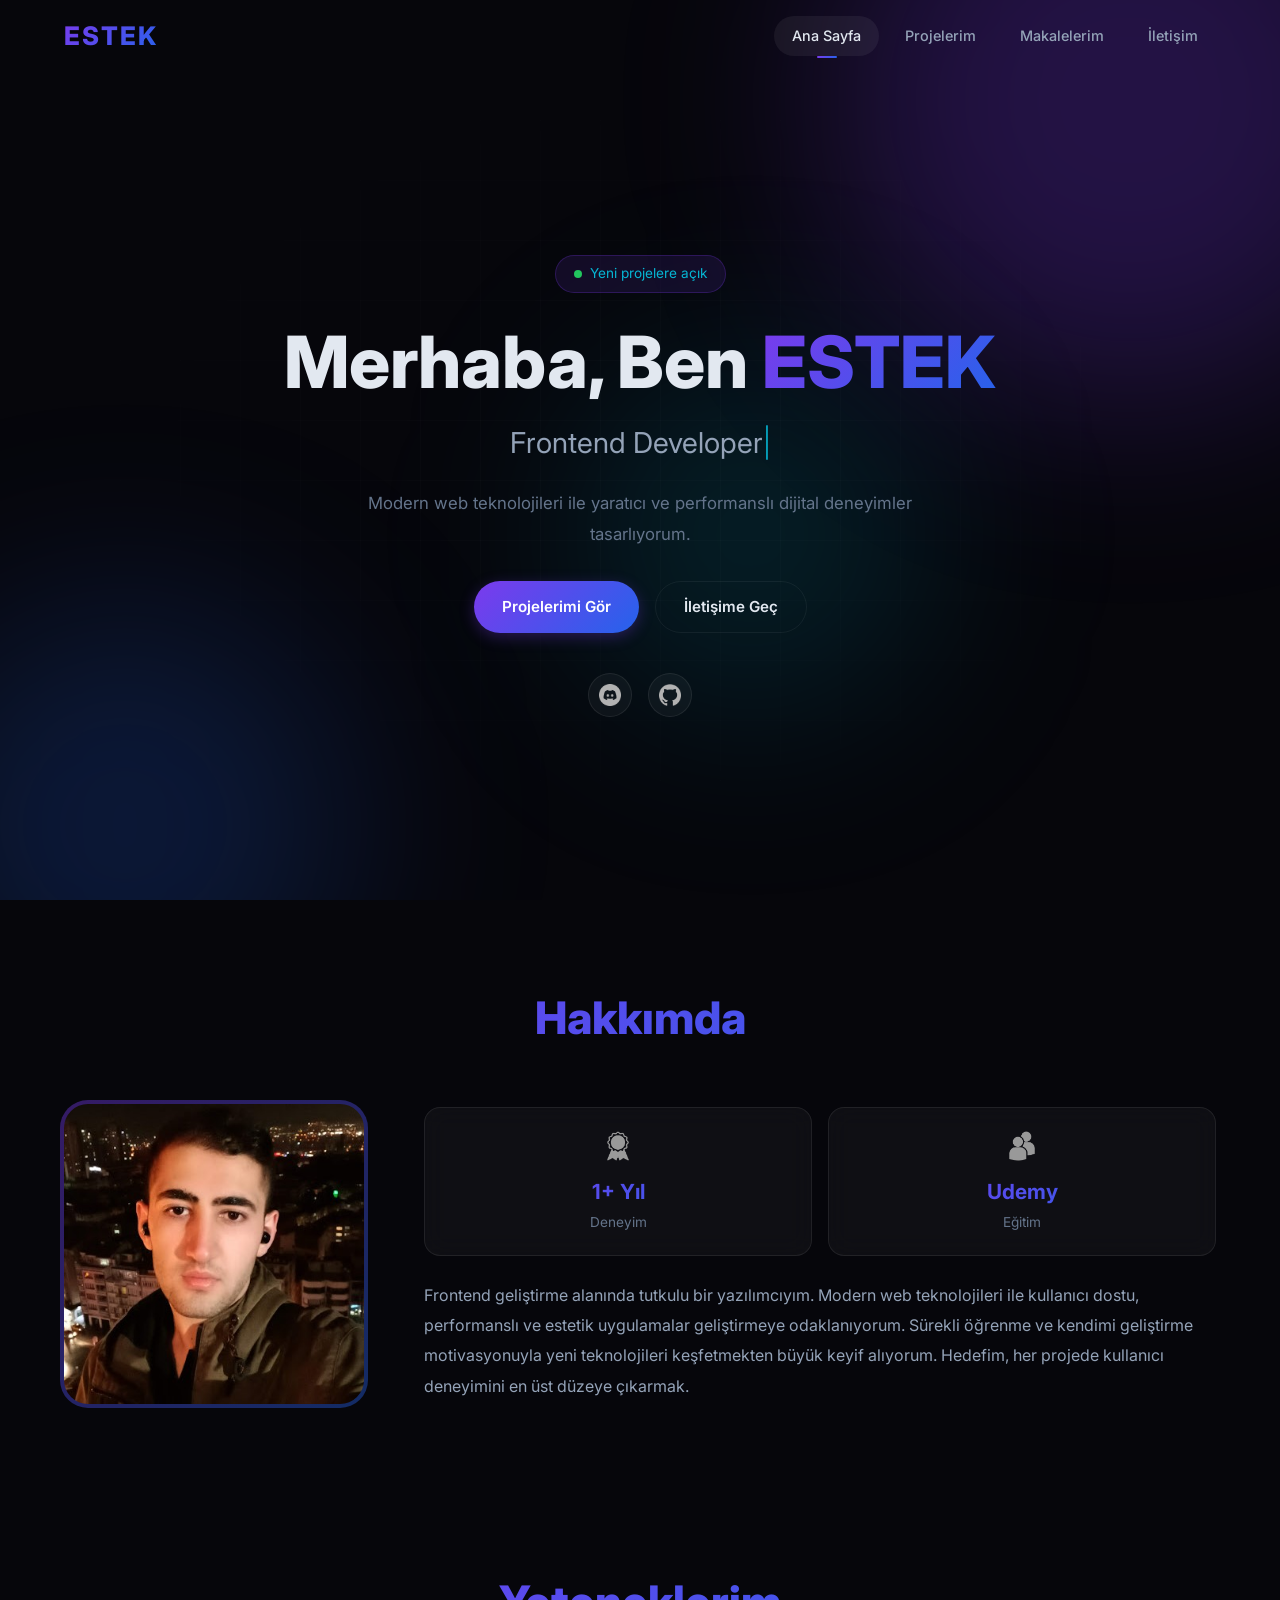
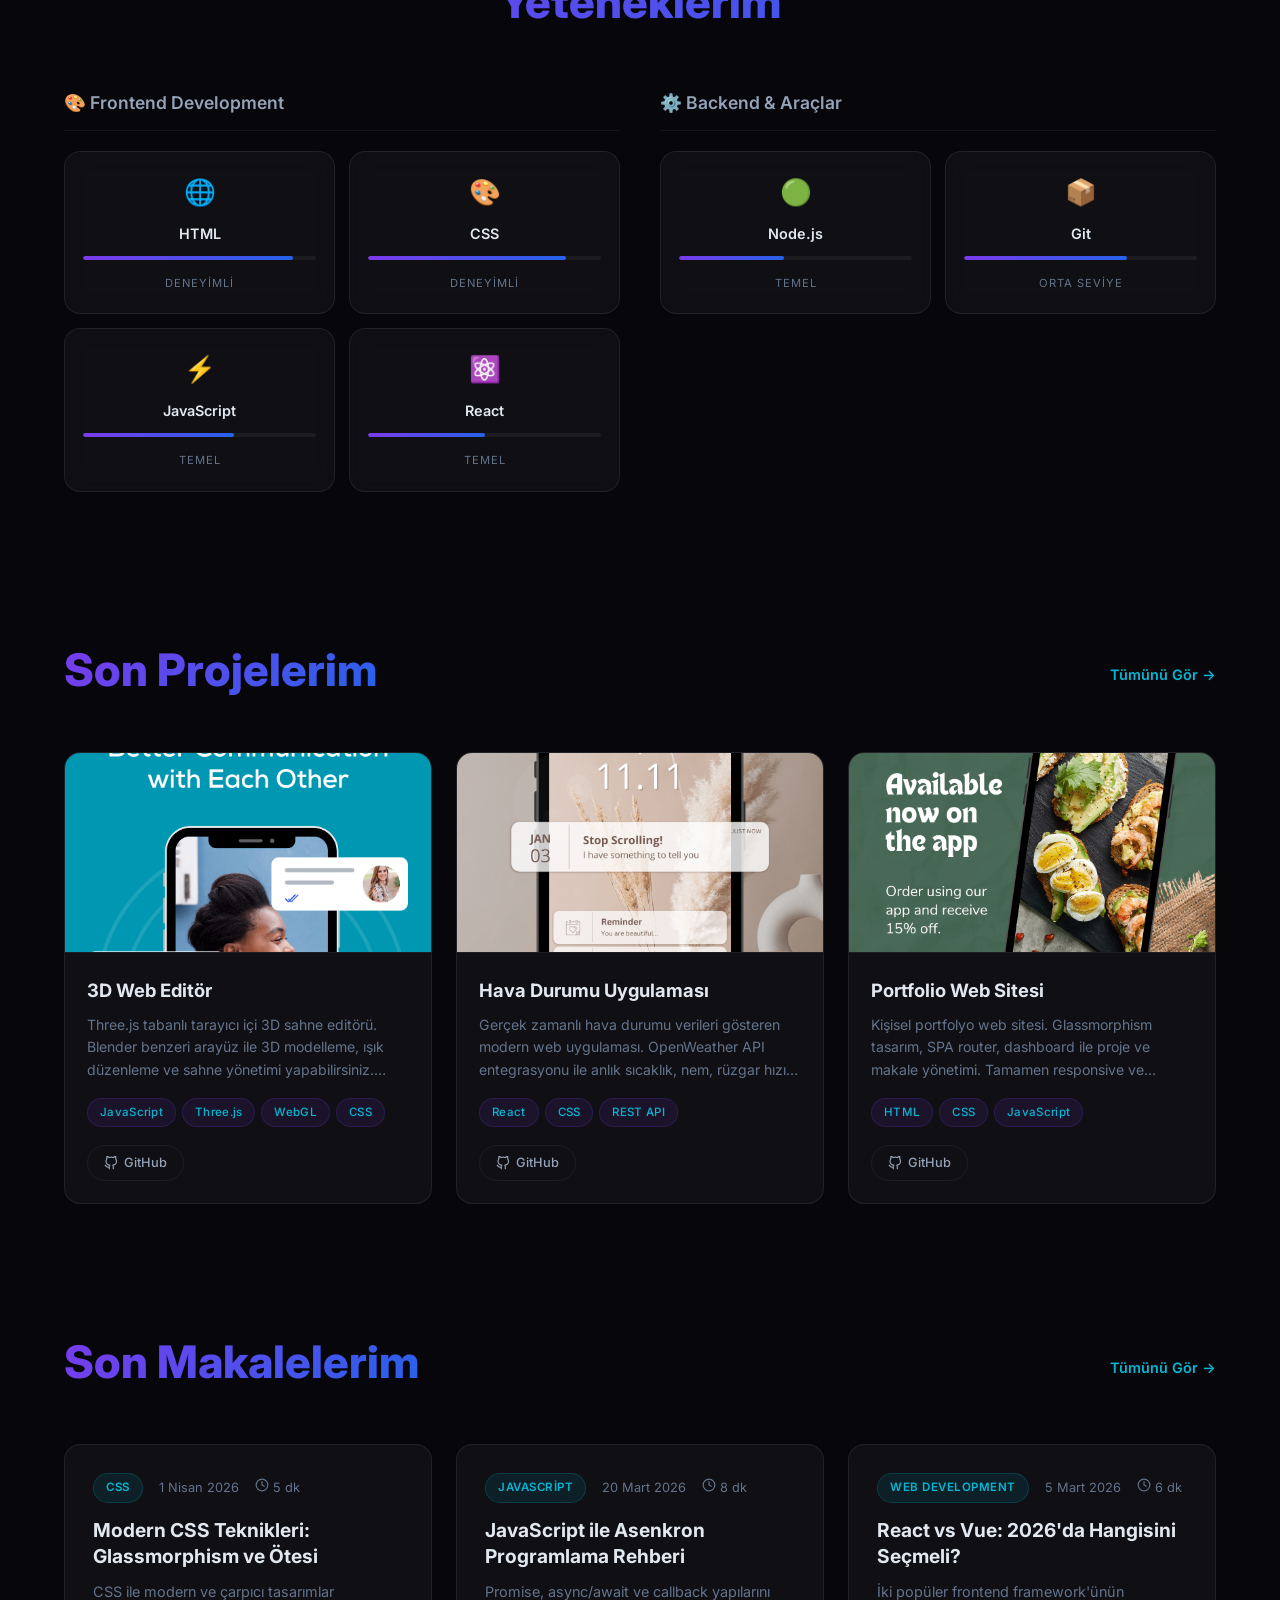
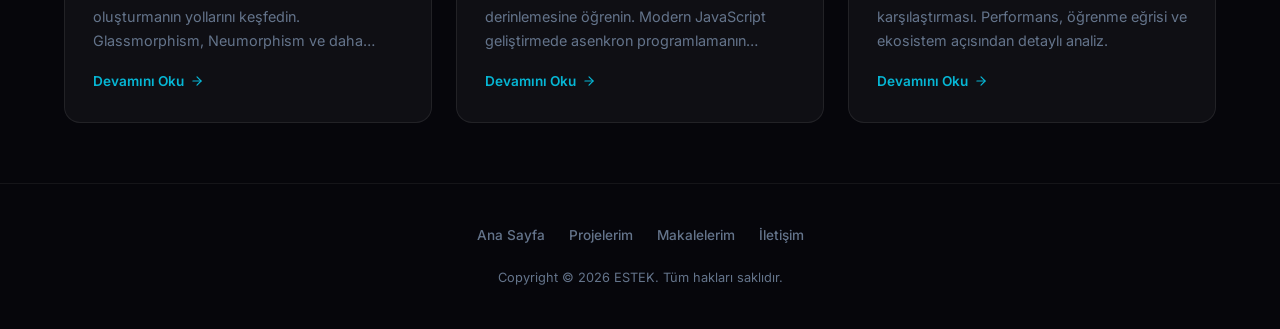
<file: index.html>
<!DOCTYPE html>
<html lang="tr">
<head>
  <meta charset="UTF-8">
  <meta name="viewport" content="width=device-width, initial-scale=1.0">
  <meta name="description" content="Estek - Frontend Developer Portfolyo. Projelerim, makalelerim ve deneyimlerim.">
  <title>ESTEK | Portfolyo & Blog</title>
  <link rel="icon" href="./assets/estek_logo.jpg" type="image/x-icon">
  <link rel="stylesheet" href="style.css">
  <link rel="stylesheet" href="mediaqueries.css">
</head>
<body>

  <!-- ===== NAVIGATION ===== -->
  <nav class="navbar" id="navbar">
    <div class="nav-container">
      <a href="#home" class="nav-logo">ESTEK</a>
      <div class="nav-menu" id="nav-menu">
        <a href="#home" class="nav-link active" data-page="home">Ana Sayfa</a>
        <a href="#projects" class="nav-link" data-page="projects">Projelerim</a>
        <a href="#articles" class="nav-link" data-page="articles">Makalelerim</a>
        <a href="#contact" class="nav-link" data-page="contact">İletişim</a>
      </div>
      <div class="nav-toggle" id="nav-toggle">
        <span></span>
        <span></span>
        <span></span>
      </div>
    </div>
  </nav>

  <!-- ===== MAIN APP ===== -->
  <main id="app">

    <!-- ===== HOME VIEW ===== -->
    <div id="view-home" class="view active">

      <!-- Hero Section -->
      <section class="hero" id="hero">
        <div class="hero-bg">
          <div class="orb orb-1"></div>
          <div class="orb orb-2"></div>
          <div class="orb orb-3"></div>
        </div>
        <div class="hero-grid"></div>
        <div class="hero-content">
          <div class="hero-badge">
            <span class="badge-dot"></span>
            Yeni projelere açık
          </div>
          <h1 class="hero-title">
            Merhaba, Ben <span class="gradient-text">ESTEK</span>
          </h1>
          <div class="hero-subtitle">
            <span id="typed-text"></span><span class="cursor">|</span>
          </div>
          <p class="hero-description">
            Modern web teknolojileri ile yaratıcı ve performanslı dijital deneyimler tasarlıyorum.
          </p>
          <div class="hero-buttons">
            <a href="#projects" class="btn btn-primary">Projelerimi Gör</a>
            <a href="#contact" class="btn btn-outline">İletişime Geç</a>
          </div>
          <div class="hero-socials">
            <a href="https://discord.gg/jt8sPBTThY" target="_blank" class="social-link" aria-label="Discord">
              <img src="./assets/discord-icon.webp" alt="Discord">
            </a>
            <a href="https://github.com/" target="_blank" class="social-link" aria-label="GitHub">
              <img src="./assets/github.png" alt="GitHub">
            </a>
          </div>
        </div>
      </section>

      <!-- About Section -->
      <section class="about reveal" id="about">
        <h2 class="section-title gradient-text">Hakkımda</h2>
        <div class="about-grid">
          <div class="about-image">
            <img src="./assets/about-pic.jpg" alt="Estek" class="about-pic">
          </div>
          <div class="about-content">
            <div class="about-stats">
              <div class="stat-card glass-card">
                <img src="./assets/experience.png" alt="Deneyim" class="stat-icon">
                <h3>1+ Yıl</h3>
                <p>Deneyim</p>
              </div>
              <div class="stat-card glass-card">
                <img src="./assets/education.png" alt="Eğitim" class="stat-icon">
                <h3>Udemy</h3>
                <p>Eğitim</p>
              </div>
            </div>
            <p class="about-text">
              Frontend geliştirme alanında tutkulu bir yazılımcıyım. Modern web teknolojileri ile 
              kullanıcı dostu, performanslı ve estetik uygulamalar geliştirmeye odaklanıyorum. 
              Sürekli öğrenme ve kendimi geliştirme motivasyonuyla yeni teknolojileri keşfetmekten 
              büyük keyif alıyorum. Hedefim, her projede kullanıcı deneyimini en üst düzeye çıkarmak.
            </p>
          </div>
        </div>
      </section>

      <!-- Skills Section -->
      <section class="skills reveal" id="skills">
        <h2 class="section-title gradient-text">Yeteneklerim</h2>
        <div class="skills-container">
          <div class="skills-group">
            <h3 class="skills-group-title">🎨 Frontend Development</h3>
            <div class="skills-grid">
              <div class="skill-card glass-card">
                <div class="skill-icon">🌐</div>
                <h4>HTML</h4>
                <div class="skill-level"><div class="skill-bar" data-width="90"></div></div>
                <span class="skill-label">Deneyimli</span>
              </div>
              <div class="skill-card glass-card">
                <div class="skill-icon">🎨</div>
                <h4>CSS</h4>
                <div class="skill-level"><div class="skill-bar" data-width="85"></div></div>
                <span class="skill-label">Deneyimli</span>
              </div>
              <div class="skill-card glass-card">
                <div class="skill-icon">⚡</div>
                <h4>JavaScript</h4>
                <div class="skill-level"><div class="skill-bar" data-width="65"></div></div>
                <span class="skill-label">Temel</span>
              </div>
              <div class="skill-card glass-card">
                <div class="skill-icon">⚛️</div>
                <h4>React</h4>
                <div class="skill-level"><div class="skill-bar" data-width="50"></div></div>
                <span class="skill-label">Temel</span>
              </div>
            </div>
          </div>
          <div class="skills-group">
            <h3 class="skills-group-title">⚙️ Backend & Araçlar</h3>
            <div class="skills-grid">
              <div class="skill-card glass-card">
                <div class="skill-icon">🟢</div>
                <h4>Node.js</h4>
                <div class="skill-level"><div class="skill-bar" data-width="45"></div></div>
                <span class="skill-label">Temel</span>
              </div>
              <div class="skill-card glass-card">
                <div class="skill-icon">📦</div>
                <h4>Git</h4>
                <div class="skill-level"><div class="skill-bar" data-width="70"></div></div>
                <span class="skill-label">Orta Seviye</span>
              </div>
            </div>
          </div>
        </div>
      </section>

      <!-- Recent Projects Preview -->
      <section class="recent-section reveal" id="recent-projects">
        <div class="section-header">
          <h2 class="section-title gradient-text">Son Projelerim</h2>
          <a href="#projects" class="see-all-link">Tümünü Gör →</a>
        </div>
        <div class="projects-preview" id="projects-preview"></div>
      </section>

      <!-- Recent Articles Preview -->
      <section class="recent-section reveal" id="recent-articles">
        <div class="section-header">
          <h2 class="section-title gradient-text">Son Makalelerim</h2>
          <a href="#articles" class="see-all-link">Tümünü Gör →</a>
        </div>
        <div class="articles-preview" id="articles-preview"></div>
      </section>

    </div>

    <!-- ===== PROJECTS VIEW ===== -->
    <div id="view-projects" class="view">
      <section class="page-section">
        <h1 class="section-title gradient-text">Projelerim</h1>
        <p class="section-subtitle">Geliştirdiğim projeler ve uygulamalar</p>
        <div class="projects-grid" id="projects-grid"></div>
      </section>
    </div>

    <!-- ===== ARTICLES VIEW ===== -->
    <div id="view-articles" class="view">
      <section class="page-section">
        <h1 class="section-title gradient-text">Makalelerim</h1>
        <p class="section-subtitle">Web geliştirme hakkında yazdığım yazılar</p>
        <div class="articles-grid" id="articles-grid"></div>
      </section>
    </div>

    <!-- ===== ARTICLE DETAIL VIEW ===== -->
    <div id="view-article-detail" class="view">
      <section class="article-detail" id="article-detail"></section>
    </div>

    <!-- ===== CONTACT VIEW ===== -->
    <div id="view-contact" class="view">
      <section class="page-section contact-section">
        <h1 class="section-title gradient-text">İletişim</h1>
        <p class="section-subtitle">Benimle iletişime geçin, birlikte harika projeler geliştirelim</p>
        <div class="contact-cards">
          <div class="contact-card glass-card">
            <img src="./assets/email.png" alt="Email" class="contact-icon">
            <a href="mailto:estek2026@gmail.com">estek2026@gmail.com</a>
          </div>
          <div class="contact-card glass-card">
            <img src="./assets/discord-icon.webp" alt="Discord" class="contact-icon">
            <a href="https://discord.gg/jt8sPBTThY" target="_blank">Discord Sunucusu</a>
          </div>
          <div class="contact-card glass-card">
            <img src="./assets/github.png" alt="GitHub" class="contact-icon">
            <a href="https://github.com/" target="_blank">GitHub Profili</a>
          </div>
        </div>
      </section>
    </div>

  </main>

  <!-- ===== FOOTER ===== -->
  <footer class="site-footer">
    <div class="footer-content">
      <nav class="footer-nav">
        <a href="#home">Ana Sayfa</a>
        <a href="#projects">Projelerim</a>
        <a href="#articles">Makalelerim</a>
        <a href="#contact">İletişim</a>
      </nav>
      <p class="footer-copy">Copyright &copy; 2026 ESTEK. Tüm hakları saklıdır.</p>
    </div>
  </footer>

  <!-- ===== PROJECT DETAIL MODAL ===== -->
  <div id="project-modal"></div>

  <script src="script.js"></script>
</body>
</html>
</file>
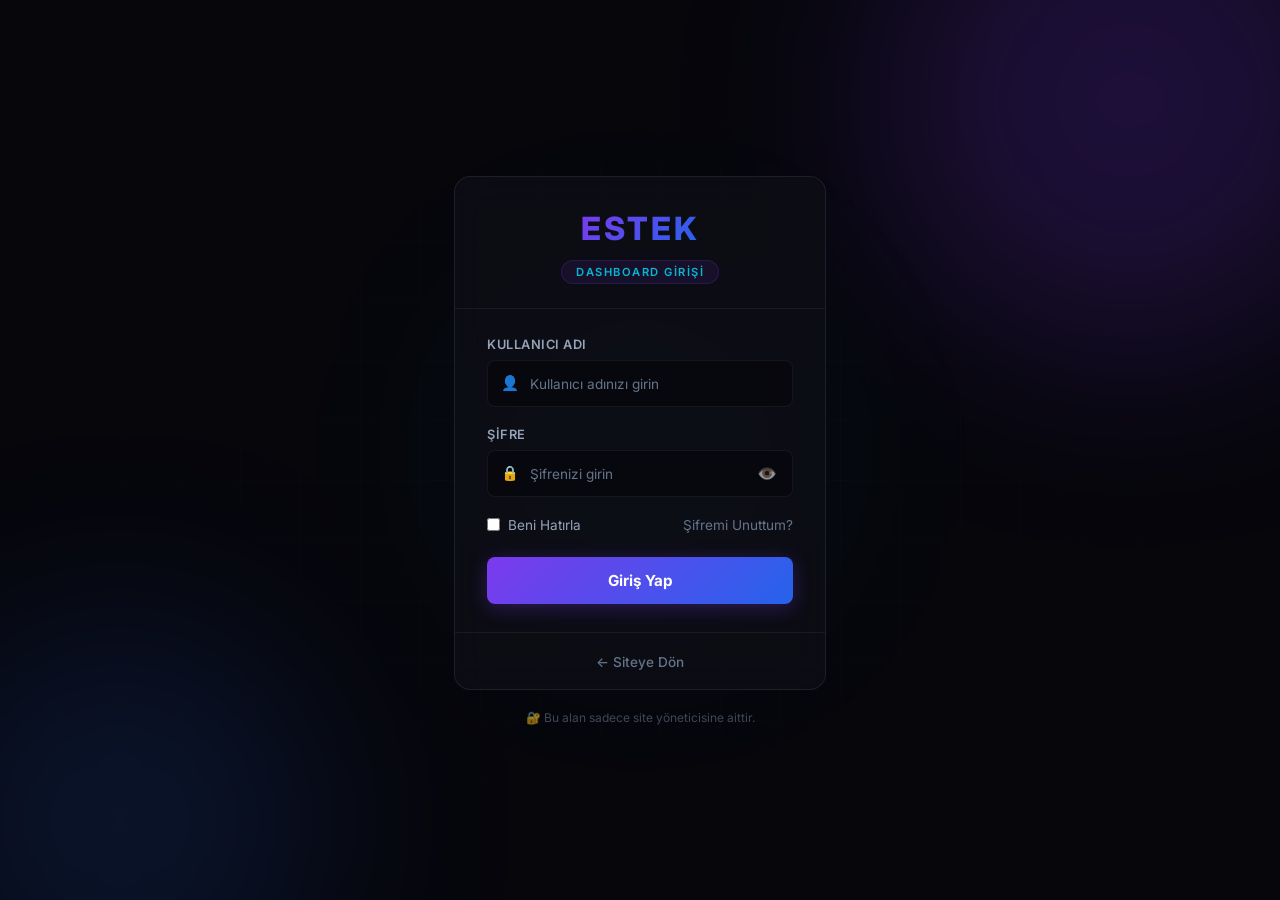
<file: dashboard.html>
<!DOCTYPE html>
<html lang="tr">
<head>
  <meta charset="UTF-8">
  <meta name="viewport" content="width=device-width, initial-scale=1.0">
  <meta name="description" content="ESTEK Dashboard - Proje ve Makale Yönetim Paneli">
  <title>ESTEK | Dashboard</title>
  <link rel="icon" href="./assets/estek_logo.jpg" type="image/x-icon">
  <link href="https://fonts.googleapis.com/css2?family=Inter:wght@300;400;500;600;700;800&display=swap" rel="stylesheet">
  <link rel="stylesheet" href="dashboard.css">
  <script>
    // Auth Guard - Check if authenticated (Session or Persistent)
    const isAuth = sessionStorage.getItem('estek_auth') === 'authenticated' || 
                   localStorage.getItem('estek_auth_persistent') === 'authenticated';
    
    if (!isAuth) {
      window.location.href = 'login.html';
    }
  </script>
</head>
<body>

  <!-- ===== SIDEBAR ===== -->
  <aside class="sidebar" id="sidebar">
    <div class="sidebar-header">
      <a href="index.html" class="sidebar-logo">ESTEK</a>
      <span class="sidebar-badge">Dashboard</span>
    </div>

    <nav class="sidebar-nav">
      <a href="#overview" class="sidebar-link active" data-section="overview" id="link-overview">
        <span class="sidebar-icon">📊</span>
        Genel Bakış
      </a>
      <a href="#projects" class="sidebar-link" data-section="projects" id="link-projects">
        <span class="sidebar-icon">📁</span>
        Projeler
      </a>
      <a href="#articles" class="sidebar-link" data-section="articles" id="link-articles">
        <span class="sidebar-icon">📝</span>
        Makaleler
      </a>
      <a href="#settings" class="sidebar-link" data-section="settings" id="link-settings">
        <span class="sidebar-icon">⚙️</span>
        Hesap Ayarları
      </a>
    </nav>

    <div class="sidebar-footer">
      <a href="index.html" class="sidebar-back">
        <span class="sidebar-icon">🏠</span>
        Siteye Dön
      </a>
      <button onclick="handleLogout()" class="sidebar-back sidebar-logout">
        <span class="sidebar-icon">🚪</span>
        Çıkış Yap
      </button>
    </div>
  </aside>

  <!-- ===== MOBILE TOPBAR ===== -->
  <header class="topbar" id="topbar">
    <button class="topbar-toggle" id="sidebar-toggle">
      <span></span><span></span><span></span>
    </button>
    <span class="topbar-title">ESTEK Dashboard</span>
    <a href="index.html" class="topbar-back">← Site</a>
  </header>

  <!-- ===== MAIN CONTENT ===== -->
  <main class="dashboard-main" id="dashboard-main">

    <!-- ===== OVERVIEW SECTION ===== -->
    <section class="dash-section active" id="section-overview">
      <div class="dash-header">
        <h1>Genel Bakış</h1>
        <p class="dash-header-sub">Hoş geldiniz! Portfolyonuzun özeti aşağıdadır.</p>
      </div>

      <div class="stats-grid" id="stats-grid">
        <div class="stat-card glass-card">
          <div class="stat-card-icon">📁</div>
          <div class="stat-card-info">
            <span class="stat-number" id="stat-projects">0</span>
            <span class="stat-label">Toplam Proje</span>
          </div>
        </div>
        <div class="stat-card glass-card">
          <div class="stat-card-icon">📝</div>
          <div class="stat-card-info">
            <span class="stat-number" id="stat-articles">0</span>
            <span class="stat-label">Toplam Makale</span>
          </div>
        </div>
        <div class="stat-card glass-card">
          <div class="stat-card-icon">🏷️</div>
          <div class="stat-card-info">
            <span class="stat-number" id="stat-technologies">0</span>
            <span class="stat-label">Teknoloji</span>
          </div>
        </div>
        <div class="stat-card glass-card">
          <div class="stat-card-icon">📅</div>
          <div class="stat-card-info">
            <span class="stat-number" id="stat-latest">-</span>
            <span class="stat-label">Son Güncelleme</span>
          </div>
        </div>
      </div>

      <div class="recent-grid">
        <div class="recent-panel glass-card">
          <h3>Son Eklenen Projeler</h3>
          <div id="recent-projects-list"></div>
        </div>
        <div class="recent-panel glass-card">
          <h3>Son Eklenen Makaleler</h3>
          <div id="recent-articles-list"></div>
        </div>
      </div>
    </section>

    <!-- ===== PROJECTS SECTION ===== -->
    <section class="dash-section" id="section-projects">
      <div class="dash-header">
        <h1>Proje Yönetimi</h1>
        <button class="btn btn-primary" onclick="openProjectForm()">+ Yeni Proje</button>
      </div>

      <div class="items-list" id="projects-list"></div>
    </section>

    <!-- ===== ARTICLES SECTION ===== -->
    <section class="dash-section" id="section-articles">
      <div class="dash-header">
        <h1>Makale Yönetimi</h1>
        <button class="btn btn-primary" onclick="openArticleForm()">+ Yeni Makale</button>
      </div>

      <div class="items-list" id="articles-list"></div>
    </section>

    <!-- ===== SETTINGS SECTION ===== -->
    <section class="dash-section" id="section-settings">
      <div class="dash-header">
        <h1>Hesap Ayarları</h1>
        <p class="dash-header-sub">Giriş bilgilerinizi ve profil ayarlarınızı güncelleyin.</p>
      </div>

      <div class="settings-container glass-card">
        <form id="settings-form" onsubmit="handleSettingsSubmit(event)">
          <div class="form-group">
            <label for="settings-username">Kullanıcı Adı</label>
            <input type="text" id="settings-username" autocomplete="off" required>
          </div>

          <div class="form-group">
            <label for="settings-hint">Şifre İpucu (Unuttuğunuzda hatırlatılacak)</label>
            <input type="text" id="settings-hint" placeholder="Örn: En sevdiğim renk">
          </div>
          
          <div class="form-row">
            <div class="form-group">
              <label for="settings-password">Yeni Şifre</label>
              <input type="password" id="settings-password" placeholder="Değiştirmek istemiyorsanız boş bırakın" autocomplete="new-password">
            </div>
            <div class="form-group">
              <label for="settings-confirm">Şifre Tekrar</label>
              <input type="password" id="settings-confirm" placeholder="Yeni şifreyi tekrar girin">
            </div>
          </div>

          <div class="form-actions">
            <button type="submit" class="btn btn-primary">Değişiklikleri Kaydet</button>
          </div>
        </form>
      </div>
    </section>

  </main>

  <!-- ===== PROJECT FORM MODAL ===== -->
  <div class="modal-overlay" id="project-modal" style="display:none;">
    <div class="modal-panel">
      <div class="modal-panel-header">
        <h2 id="project-form-title">Yeni Proje Ekle</h2>
        <button class="modal-close-btn" onclick="closeProjectForm()">&times;</button>
      </div>
      <form id="project-form" onsubmit="handleProjectSubmit(event)">
        <input type="hidden" id="project-edit-id">
        <div class="form-group">
          <label for="project-title">Proje Adı *</label>
          <input type="text" id="project-title" required placeholder="Projenizin adını girin">
        </div>
        <div class="form-group">
          <label for="project-desc">Açıklama *</label>
          <textarea id="project-desc" rows="4" required placeholder="Projenizi kısaca açıklayın"></textarea>
        </div>
        <div class="form-group">
          <label for="project-tech">Teknolojiler</label>
          <input type="text" id="project-tech" placeholder="Virgülle ayırın: HTML, CSS, JavaScript">
          <span class="form-hint">Teknolojileri virgülle ayırarak yazın</span>
        </div>
        <div class="form-row">
          <div class="form-group">
            <label for="project-github">GitHub URL</label>
            <input type="url" id="project-github" placeholder="https://github.com/...">
          </div>
          <div class="form-group">
            <label for="project-demo">Demo URL</label>
            <input type="url" id="project-demo" placeholder="https://...">
          </div>
        </div>
        <div class="form-group">
          <label for="project-image">Görsel URL</label>
          <input type="url" id="project-image" placeholder="https://... veya ./assets/image.png">
        </div>
        <div class="form-actions">
          <button type="button" class="btn btn-ghost" onclick="closeProjectForm()">İptal</button>
          <button type="submit" class="btn btn-primary">Kaydet</button>
        </div>
      </form>
    </div>
  </div>

  <!-- ===== ARTICLE FORM MODAL ===== -->
  <div class="modal-overlay" id="article-modal" style="display:none;">
    <div class="modal-panel modal-panel-lg">
      <div class="modal-panel-header">
        <h2 id="article-form-title">Yeni Makale Ekle</h2>
        <button class="modal-close-btn" onclick="closeArticleForm()">&times;</button>
      </div>
      <form id="article-form" onsubmit="handleArticleSubmit(event)">
        <input type="hidden" id="article-edit-id">
        <div class="form-group">
          <label for="article-title">Başlık *</label>
          <input type="text" id="article-title" required placeholder="Makale başlığı">
        </div>
        <div class="form-group">
          <label for="article-summary">Özet *</label>
          <textarea id="article-summary" rows="2" required placeholder="Kısa bir özet yazın"></textarea>
        </div>
        <div class="form-group">
          <label for="article-content">İçerik *</label>
          <textarea id="article-content" rows="12" required placeholder="Makale içeriğini yazın. Satır başları için boş satır bırakın. Başlık için ## kullanabilirsiniz."></textarea>
          <span class="form-hint">## ile başlık, boş satır ile paragraf ayırımı yapabilirsiniz</span>
        </div>
        <div class="form-row">
          <div class="form-group">
            <label for="article-category">Kategori</label>
            <select id="article-category">
              <option value="Web Development">Web Development</option>
              <option value="JavaScript">JavaScript</option>
              <option value="CSS">CSS</option>
              <option value="React">React</option>
              <option value="Node.js">Node.js</option>
              <option value="Genel">Genel</option>
            </select>
          </div>
          <div class="form-group">
            <label for="article-readtime">Okuma Süresi</label>
            <input type="text" id="article-readtime" placeholder="5 dk">
          </div>
        </div>
        <div class="form-group">
          <label for="article-cover">Kapak Görseli URL</label>
          <input type="url" id="article-cover" placeholder="https://...">
        </div>
        <div class="form-actions">
          <button type="button" class="btn btn-ghost" onclick="closeArticleForm()">İptal</button>
          <button type="submit" class="btn btn-primary">Kaydet</button>
        </div>
      </form>
    </div>
  </div>

  <!-- ===== DELETE CONFIRM MODAL ===== -->
  <div class="modal-overlay" id="delete-modal" style="display:none;">
    <div class="modal-panel modal-panel-sm">
      <div class="modal-panel-header">
        <h2>Silme Onayı</h2>
        <button class="modal-close-btn" onclick="closeDeleteModal()">&times;</button>
      </div>
      <div class="modal-body-text">
        <p id="delete-message">Bu öğeyi silmek istediğinize emin misiniz?</p>
      </div>
      <div class="form-actions">
        <button class="btn btn-ghost" onclick="closeDeleteModal()">İptal</button>
        <button class="btn btn-danger" id="delete-confirm-btn">Sil</button>
      </div>
    </div>
  </div>

  <!-- Sidebar overlay for mobile -->
  <div class="sidebar-overlay" id="sidebar-overlay"></div>

  <script src="dashboard.js"></script>
</body>
</html>
</file>
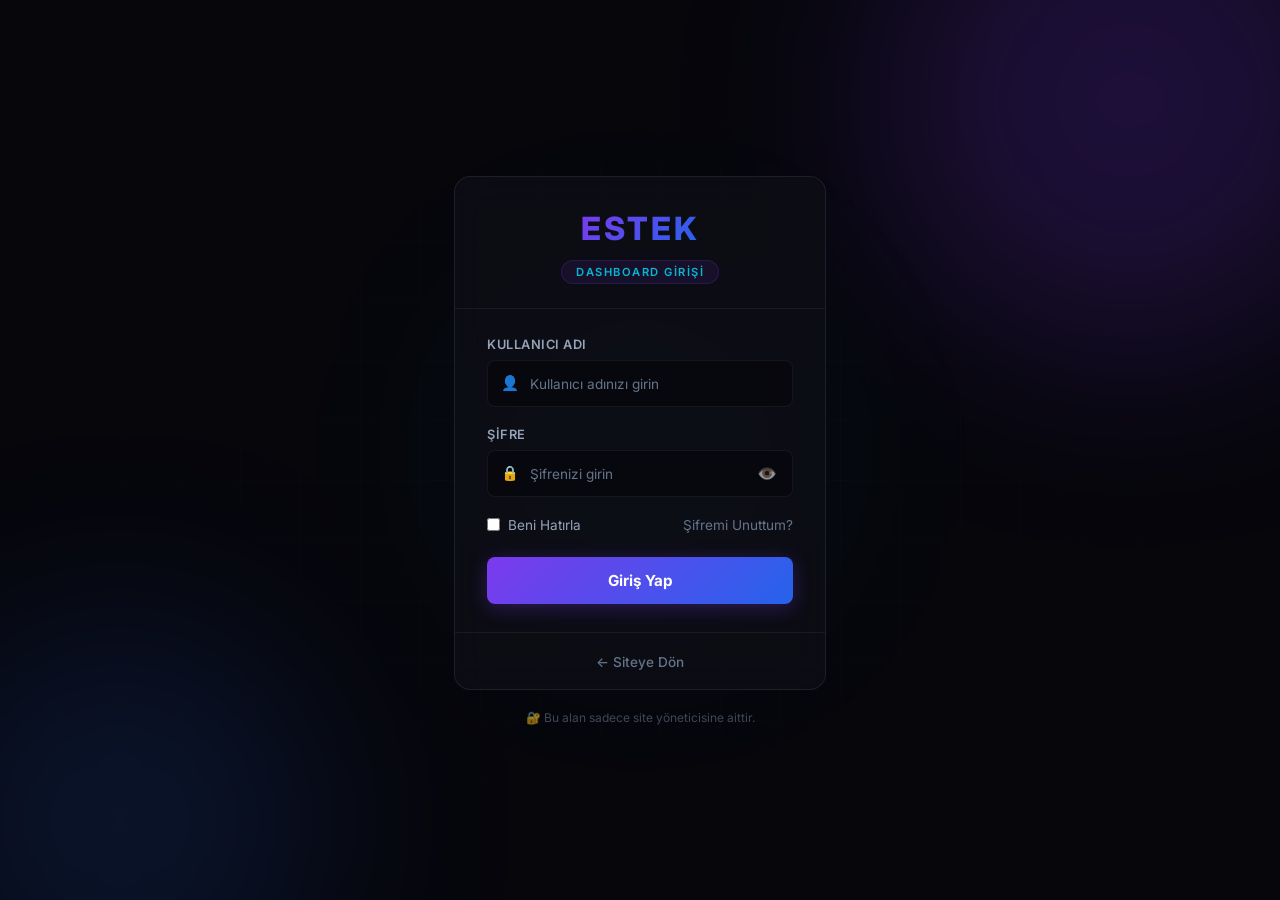
<file: login.html>
<!DOCTYPE html>
<html lang="tr">
<head>
  <meta charset="UTF-8">
  <meta name="viewport" content="width=device-width, initial-scale=1.0">
  <meta name="robots" content="noindex, nofollow">
  <title>ESTEK | Giriş</title>
  <link rel="icon" href="./assets/estek_logo.jpg" type="image/x-icon">
  <link href="https://fonts.googleapis.com/css2?family=Inter:wght@300;400;500;600;700;800&display=swap" rel="stylesheet">
  <link rel="stylesheet" href="login.css">
</head>
<body>

  <!-- Background Effects -->
  <div class="login-bg">
    <div class="orb orb-1"></div>
    <div class="orb orb-2"></div>
    <div class="orb orb-3"></div>
  </div>
  <div class="login-grid"></div>

  <div class="login-container">
    <div class="login-card">
      <div class="login-header">
        <a href="index.html" class="login-logo">ESTEK</a>
        <span class="login-badge">Dashboard Girişi</span>
      </div>

      <form id="login-form" onsubmit="handleLogin(event)">
        <div class="form-group">
          <label for="username">Kullanıcı Adı</label>
          <div class="input-wrapper">
            <span class="input-icon">👤</span>
            <input type="text" id="username" required placeholder="Kullanıcı adınızı girin" autocomplete="username">
          </div>
        </div>

        <div class="form-group">
          <label for="password">Şifre</label>
          <div class="input-wrapper">
            <span class="input-icon">🔒</span>
            <input type="password" id="password" required placeholder="Şifrenizi girin" autocomplete="current-password">
            <button type="button" class="toggle-password" onclick="togglePasswordVisibility()" aria-label="Şifreyi göster">
              <span id="eye-icon">👁️</span>
            </button>
          </div>
        </div>

        <div class="form-error" id="login-error" style="display:none;">
          <span>⚠️</span> Kullanıcı adı veya şifre hatalı!
        </div>

        <div class="login-options">
          <label class="remember-me">
            <input type="checkbox" id="remember-me"> Beni Hatırla
          </label>
          <a href="#" class="forgot-password" onclick="handleForgotPassword(event)">Şifremi Unuttum?</a>
        </div>

        <button type="submit" class="btn-login" id="login-btn">
          <span id="login-btn-text">Giriş Yap</span>
          <span id="login-btn-loading" style="display:none;">⏳ Kontrol ediliyor...</span>
        </button>
      </form>

      <div class="login-footer">
        <a href="index.html" class="back-link">← Siteye Dön</a>
      </div>
    </div>

    <p class="login-note">🔐 Bu alan sadece site yöneticisine aittir.</p>

    <!-- Recover Hint Modal (Hidden) -->
    <div id="hint-modal" class="hint-modal" style="display:none;">
      <div class="hint-content">
        <h3>Şifre Hatırlatıcı</h3>
        <p id="hint-text"></p>
        <button onclick="closeHint()" class="btn-sm">Tamam</button>
      </div>
    </div>
  </div>

  <script>
    // ========================================
    // 🔑 GİRİŞ BİLGİLERİNİZİ BURADAN DEĞİŞTİRİN
    // ========================================
    // Şifrenizi değiştirmek için aşağıdaki hash'i güncellemeniz gerekir.
    // Yeni hash oluşturmak için tarayıcı konsolunda şu komutu çalıştırın:
    //   await generateHash("yeni_sifreniz")
    // Çıkan hash'i VALID_PASSWORD_HASH değerine yapıştırın.
    
    const VALID_USERNAME = 'estek';
    // Varsayılan şifre: estek2026
    const VALID_PASSWORD_HASH = '5e884898da28047151d0e56f8dc6292773603d0d6aabbdd62a11ef721d1542d8_override';
    // Basit doğrulama - gerçek hash kullanımı aşağıda
    const SIMPLE_PASS = 'ZXN0ZWsyMDI2'; // base64 of 'estek2026'

    // ========================================

    // Check if already logged in (Persistent or Session)
    if (localStorage.getItem('estek_auth_persistent') === 'authenticated' || sessionStorage.getItem('estek_auth') === 'authenticated') {
      window.location.href = 'dashboard.html';
    }

    // Auto-fill username if remembered
    document.addEventListener('DOMContentLoaded', () => {
      const savedUser = localStorage.getItem('estek_remembered_user');
      if (savedUser) {
        document.getElementById('username').value = savedUser;
        document.getElementById('remember-me').checked = true;
      }
    });

    async function hashPassword(password) {
      const encoder = new TextEncoder();
      const data = encoder.encode(password);
      const hashBuffer = await crypto.subtle.digest('SHA-256', data);
      const hashArray = Array.from(new Uint8Array(hashBuffer));
      return hashArray.map(b => b.toString(16).padStart(2, '0')).join('');
    }

    // For generating new password hashes (call from console)
    window.generateHash = async function(password) {
      const hash = await hashPassword(password);
      console.log('Yeni hash:', hash);
      return hash;
    };

    async function handleLogin(event) {
      event.preventDefault();

      const username = document.getElementById('username').value.trim();
      const password = document.getElementById('password').value;
      const errorEl = document.getElementById('login-error');
      const btnText = document.getElementById('login-btn-text');
      const btnLoading = document.getElementById('login-btn-loading');
      const loginBtn = document.getElementById('login-btn');

      // Show loading
      errorEl.style.display = 'none';
      btnText.style.display = 'none';
      btnLoading.style.display = 'inline';
      loginBtn.disabled = true;

      // Small delay for UX
      await new Promise(r => setTimeout(r, 600));

      // Validate against dynamic or default credentials
      const customAuth = JSON.parse(localStorage.getItem('estek_custom_auth') || 'null');
      const validUser = customAuth ? customAuth.username : 'estek';
      const validPass = customAuth ? customAuth.password : atob(SIMPLE_PASS);

      if (username.toLowerCase() === validUser.toLowerCase() && password === validPass) {
        // Handle "Remember Me"
        const rememberMe = document.getElementById('remember-me').checked;
        if (rememberMe) {
          localStorage.setItem('estek_auth_persistent', 'authenticated');
          localStorage.setItem('estek_remembered_user', username);
        } else {
          sessionStorage.setItem('estek_auth', 'authenticated');
          localStorage.removeItem('estek_auth_persistent');
          localStorage.removeItem('estek_remembered_user');
        }
        
        // Success animation
        loginBtn.style.background = 'linear-gradient(135deg, #22c55e, #16a34a)';
        btnLoading.textContent = '✅ Giriş başarılı!';
        
        setTimeout(() => {
          window.location.href = 'dashboard.html';
        }, 500);
      } else {
        // Show error
        errorEl.style.display = 'flex';
        btnText.style.display = 'inline';
        btnLoading.style.display = 'none';
        loginBtn.disabled = false;
        
        // Shake animation
        const card = document.querySelector('.login-card');
        card.classList.add('shake');
        setTimeout(() => card.classList.remove('shake'), 500);
      }
    }

    function togglePasswordVisibility() {
      const passInput = document.getElementById('password');
      const eyeIcon = document.getElementById('eye-icon');
      if (passInput.type === 'password') {
        passInput.type = 'text';
        eyeIcon.textContent = '🔓';
      } else {
        passInput.type = 'password';
        eyeIcon.textContent = '👁️';
      }
    }

    // Enter key support
    document.getElementById('password').addEventListener('keydown', (e) => {
      if (e.key === 'Enter') {
        document.getElementById('login-form').dispatchEvent(new Event('submit'));
      }
    });

    // Forgot Password Logic
    function handleForgotPassword(e) {
      e.preventDefault();
      const customAuth = JSON.parse(localStorage.getItem('estek_custom_auth') || 'null');
      const hint = customAuth ? customAuth.hint : null;
      
      const hintModal = document.getElementById('hint-modal');
      const hintText = document.getElementById('hint-text');
      
      if (hint) {
        hintText.innerHTML = `<strong>Şifre İpucunuz:</strong><br><br>${hint}`;
      } else {
        hintText.innerHTML = `Henüz bir şifre ipucu belirlememişsiniz.<br><br>Varsayılan şifrenizi bulmaya çalışın veya tarayıcı verilerini temizleyerek sıfırlayın.`;
      }
      
      hintModal.style.display = 'flex';
    }

    function closeHint() {
      document.getElementById('hint-modal').style.display = 'none';
    }
  </script>
</body>
</html>
</file>
<file: style.css>
/* ===== ESTEK PREMIUM DARK THEME ===== */
@import url('https://fonts.googleapis.com/css2?family=Inter:wght@300;400;500;600;700;800;900&display=swap');

/* ===== CSS VARIABLES ===== */
:root {
  --bg-primary: #06060b;
  --bg-secondary: #0e0e16;
  --bg-tertiary: #14141f;
  --bg-card: rgba(255, 255, 255, 0.03);
  --bg-card-hover: rgba(255, 255, 255, 0.06);
  --border-color: rgba(255, 255, 255, 0.06);
  --border-hover: rgba(255, 255, 255, 0.12);
  --text-primary: #e2e8f0;
  --text-secondary: #94a3b8;
  --text-muted: #64748b;
  --purple: #7c3aed;
  --blue: #2563eb;
  --cyan: #06b6d4;
  --pink: #ec4899;
  --gradient-primary: linear-gradient(135deg, #7c3aed, #2563eb);
  --gradient-accent: linear-gradient(135deg, #06b6d4, #7c3aed);
  --gradient-warm: linear-gradient(135deg, #ec4899, #7c3aed);
  --glass-bg: rgba(255, 255, 255, 0.04);
  --glass-border: rgba(255, 255, 255, 0.08);
  --shadow-glow: 0 0 40px rgba(124, 58, 237, 0.12);
  --shadow-card: 0 4px 24px rgba(0, 0, 0, 0.4);
  --radius: 16px;
  --radius-lg: 24px;
  --radius-sm: 8px;
  --radius-full: 9999px;
  --transition: all 0.3s cubic-bezier(0.4, 0, 0.2, 1);
  --transition-slow: all 0.5s cubic-bezier(0.4, 0, 0.2, 1);
  --nav-height: 72px;
}

/* ===== RESET & BASE ===== */
*, *::before, *::after {
  margin: 0;
  padding: 0;
  box-sizing: border-box;
}

html {
  scroll-behavior: smooth;
  font-size: 16px;
}

body {
  font-family: 'Inter', -apple-system, BlinkMacSystemFont, sans-serif;
  background-color: var(--bg-primary);
  color: var(--text-primary);
  line-height: 1.7;
  overflow-x: hidden;
  min-height: 100vh;
}

a {
  color: inherit;
  text-decoration: none;
  transition: var(--transition);
}

img {
  max-width: 100%;
  height: auto;
  display: block;
}

ul { list-style: none; }

/* ===== CUSTOM SCROLLBAR ===== */
::-webkit-scrollbar {
  width: 6px;
}
::-webkit-scrollbar-track {
  background: var(--bg-primary);
}
::-webkit-scrollbar-thumb {
  background: var(--purple);
  border-radius: 3px;
}
::-webkit-scrollbar-thumb:hover {
  background: var(--cyan);
}

/* ===== UTILITY CLASSES ===== */
.gradient-text {
  background: var(--gradient-primary);
  -webkit-background-clip: text;
  -webkit-text-fill-color: transparent;
  background-clip: text;
}

.gradient-text-accent {
  background: var(--gradient-accent);
  -webkit-background-clip: text;
  -webkit-text-fill-color: transparent;
  background-clip: text;
}

.glass-card {
  background: var(--glass-bg);
  backdrop-filter: blur(12px);
  -webkit-backdrop-filter: blur(12px);
  border: 1px solid var(--glass-border);
  border-radius: var(--radius);
  transition: var(--transition);
}

.glass-card:hover {
  background: var(--bg-card-hover);
  border-color: var(--border-hover);
  box-shadow: var(--shadow-glow);
}

.container {
  max-width: 1200px;
  margin: 0 auto;
  padding: 0 24px;
}

/* ===== NAVIGATION ===== */
.navbar {
  position: fixed;
  top: 0;
  left: 0;
  right: 0;
  z-index: 1000;
  height: var(--nav-height);
  display: flex;
  align-items: center;
  transition: var(--transition);
  background: transparent;
}

.navbar.scrolled {
  background: rgba(6, 6, 11, 0.85);
  backdrop-filter: blur(20px);
  -webkit-backdrop-filter: blur(20px);
  border-bottom: 1px solid var(--border-color);
}

.nav-container {
  max-width: 1200px;
  margin: 0 auto;
  padding: 0 24px;
  width: 100%;
  display: flex;
  align-items: center;
  justify-content: space-between;
}

.nav-logo {
  font-size: 1.6rem;
  font-weight: 800;
  letter-spacing: 2px;
  background: var(--gradient-primary);
  -webkit-background-clip: text;
  -webkit-text-fill-color: transparent;
  background-clip: text;
}

.nav-menu {
  display: flex;
  align-items: center;
  gap: 8px;
}

.nav-link {
  padding: 8px 18px;
  border-radius: var(--radius-full);
  font-size: 0.9rem;
  font-weight: 500;
  color: var(--text-secondary);
  transition: var(--transition);
  position: relative;
}

.nav-link:hover,
.nav-link.active {
  color: var(--text-primary);
  background: rgba(255, 255, 255, 0.06);
}

.nav-link.active::after {
  content: '';
  position: absolute;
  bottom: -2px;
  left: 50%;
  transform: translateX(-50%);
  width: 20px;
  height: 2px;
  background: var(--gradient-primary);
  border-radius: 1px;
}

.nav-dashboard {
  background: var(--gradient-primary) !important;
  color: white !important;
  font-weight: 600;
  padding: 8px 20px;
}

.nav-dashboard:hover {
  opacity: 0.9;
  transform: translateY(-1px);
  box-shadow: 0 4px 20px rgba(124, 58, 237, 0.4);
}

.nav-dashboard.active::after {
  display: none;
}

/* Mobile Nav Toggle */
.nav-toggle {
  display: none;
  flex-direction: column;
  gap: 5px;
  cursor: pointer;
  padding: 8px;
  z-index: 1001;
}

.nav-toggle span {
  display: block;
  width: 24px;
  height: 2px;
  background: var(--text-primary);
  transition: var(--transition);
  border-radius: 2px;
}

.nav-toggle.active span:nth-child(1) {
  transform: rotate(45deg) translate(5px, 5px);
}
.nav-toggle.active span:nth-child(2) {
  opacity: 0;
}
.nav-toggle.active span:nth-child(3) {
  transform: rotate(-45deg) translate(5px, -5px);
}

/* ===== VIEWS / PAGES ===== */
.view {
  display: none;
  min-height: 100vh;
}

.view.active {
  display: block;
  animation: fadeIn 0.4s ease;
}

/* ===== HERO SECTION ===== */
.hero {
  position: relative;
  min-height: 100vh;
  display: flex;
  align-items: center;
  justify-content: center;
  overflow: hidden;
  padding-top: var(--nav-height);
}

.hero-bg {
  position: absolute;
  inset: 0;
  z-index: 0;
  overflow: hidden;
}

.hero-bg .orb {
  position: absolute;
  border-radius: 50%;
  filter: blur(100px);
}

.hero-bg .orb-1 {
  width: 600px;
  height: 600px;
  background: rgba(124, 58, 237, 0.25);
  top: -200px;
  right: -150px;
  animation: float 8s ease-in-out infinite;
}

.hero-bg .orb-2 {
  width: 450px;
  height: 450px;
  background: rgba(37, 99, 235, 0.2);
  bottom: -150px;
  left: -100px;
  animation: float 10s ease-in-out infinite reverse;
}

.hero-bg .orb-3 {
  width: 350px;
  height: 350px;
  background: rgba(6, 182, 212, 0.15);
  top: 40%;
  left: 45%;
  animation: pulse-slow 6s ease-in-out infinite;
}

.hero-grid {
  position: absolute;
  inset: 0;
  background-image:
    linear-gradient(rgba(255,255,255,0.015) 1px, transparent 1px),
    linear-gradient(90deg, rgba(255,255,255,0.015) 1px, transparent 1px);
  background-size: 60px 60px;
  mask-image: radial-gradient(ellipse at center, black 20%, transparent 70%);
  -webkit-mask-image: radial-gradient(ellipse at center, black 20%, transparent 70%);
  z-index: 0;
}

.hero-content {
  position: relative;
  z-index: 1;
  text-align: center;
  max-width: 800px;
  padding: 0 24px;
}

.hero-badge {
  display: inline-flex;
  align-items: center;
  gap: 8px;
  padding: 6px 18px;
  border-radius: var(--radius-full);
  background: rgba(124, 58, 237, 0.12);
  border: 1px solid rgba(124, 58, 237, 0.25);
  font-size: 0.85rem;
  color: var(--cyan);
  margin-bottom: 28px;
  animation: fadeInUp 0.6s ease both;
}

.badge-dot {
  width: 8px;
  height: 8px;
  border-radius: 50%;
  background: #22c55e;
  animation: pulse-dot 2s ease-in-out infinite;
}

.hero-title {
  font-size: clamp(2.8rem, 6vw, 4.5rem);
  font-weight: 800;
  line-height: 1.15;
  margin-bottom: 16px;
  animation: fadeInUp 0.6s ease 0.1s both;
}

.hero-subtitle {
  font-size: clamp(1.2rem, 3vw, 1.8rem);
  color: var(--text-secondary);
  margin-bottom: 20px;
  min-height: 2.5rem;
  animation: fadeInUp 0.6s ease 0.2s both;
}

.hero-subtitle .cursor {
  animation: blink 1s step-end infinite;
  color: var(--cyan);
  font-weight: 300;
}

.hero-description {
  font-size: 1.05rem;
  color: var(--text-muted);
  max-width: 550px;
  margin: 0 auto 32px;
  line-height: 1.8;
  animation: fadeInUp 0.6s ease 0.3s both;
}

.hero-buttons {
  display: flex;
  justify-content: center;
  gap: 16px;
  margin-bottom: 40px;
  animation: fadeInUp 0.6s ease 0.4s both;
}

.hero-socials {
  display: flex;
  justify-content: center;
  gap: 16px;
  animation: fadeInUp 0.6s ease 0.5s both;
}

.social-link {
  display: flex;
  align-items: center;
  justify-content: center;
  width: 44px;
  height: 44px;
  border-radius: 50%;
  background: var(--glass-bg);
  border: 1px solid var(--glass-border);
  transition: var(--transition);
}

.social-link img {
  width: 22px;
  height: 22px;
  filter: brightness(0) invert(0.7);
  transition: var(--transition);
}

.social-link:hover {
  background: rgba(124, 58, 237, 0.2);
  border-color: var(--purple);
  transform: translateY(-3px);
  box-shadow: 0 8px 25px rgba(124, 58, 237, 0.3);
}

.social-link:hover img {
  filter: brightness(0) invert(1);
}

/* ===== BUTTONS ===== */
.btn {
  display: inline-flex;
  align-items: center;
  justify-content: center;
  padding: 12px 28px;
  border-radius: var(--radius-full);
  font-size: 0.95rem;
  font-weight: 600;
  font-family: 'Inter', sans-serif;
  cursor: pointer;
  transition: var(--transition);
  border: none;
  outline: none;
  text-decoration: none;
}

.btn-primary {
  background: var(--gradient-primary);
  color: white;
  box-shadow: 0 4px 15px rgba(124, 58, 237, 0.3);
}

.btn-primary:hover {
  transform: translateY(-2px);
  box-shadow: 0 8px 30px rgba(124, 58, 237, 0.45);
}

.btn-outline {
  background: transparent;
  color: var(--text-primary);
  border: 1px solid var(--border-color);
}

.btn-outline:hover {
  background: rgba(255, 255, 255, 0.05);
  border-color: var(--purple);
  transform: translateY(-2px);
}

.btn-sm {
  padding: 8px 18px;
  font-size: 0.8rem;
}

/* ===== SECTION COMMON ===== */
.page-section {
  padding: 120px 24px 80px;
  max-width: 1200px;
  margin: 0 auto;
}

.section-title {
  font-size: clamp(2rem, 4vw, 2.8rem);
  font-weight: 800;
  margin-bottom: 12px;
  text-align: center;
}

.section-subtitle {
  text-align: center;
  color: var(--text-muted);
  font-size: 1.05rem;
  max-width: 500px;
  margin: 0 auto 48px;
}

.section-header {
  display: flex;
  justify-content: space-between;
  align-items: center;
  margin-bottom: 32px;
}

.section-header .section-title {
  text-align: left;
}

.see-all-link {
  color: var(--cyan);
  font-weight: 600;
  font-size: 0.9rem;
  transition: var(--transition);
}

.see-all-link:hover {
  color: var(--purple);
  transform: translateX(4px);
}

/* ===== ABOUT SECTION ===== */
.about {
  padding: 80px 24px;
  max-width: 1200px;
  margin: 0 auto;
}

.about-grid {
  display: grid;
  grid-template-columns: 300px 1fr;
  gap: 60px;
  align-items: center;
  margin-top: 48px;
}

.about-image {
  position: relative;
}

.about-image img {
  width: 100%;
  border-radius: var(--radius-lg);
  object-fit: cover;
  aspect-ratio: 1;
}

.about-image::after {
  content: '';
  position: absolute;
  inset: -4px;
  border-radius: calc(var(--radius-lg) + 4px);
  background: var(--gradient-primary);
  z-index: -1;
  opacity: 0.4;
}

.about-stats {
  display: grid;
  grid-template-columns: repeat(2, 1fr);
  gap: 16px;
  margin-bottom: 24px;
}

.stat-card {
  padding: 20px;
  text-align: center;
}

.stat-card .stat-icon {
  width: 36px;
  height: 36px;
  margin: 0 auto 10px;
  filter: brightness(0) invert(0.6);
}

.stat-card h3 {
  font-size: 1.3rem;
  font-weight: 700;
  margin-bottom: 2px;
  background: var(--gradient-primary);
  -webkit-background-clip: text;
  -webkit-text-fill-color: transparent;
}

.stat-card p {
  color: var(--text-muted);
  font-size: 0.85rem;
}

.about-text {
  color: var(--text-secondary);
  font-size: 1rem;
  line-height: 1.9;
}

/* ===== SKILLS SECTION ===== */
.skills {
  padding: 80px 24px;
  max-width: 1200px;
  margin: 0 auto;
}

.skills-container {
  display: grid;
  grid-template-columns: repeat(2, 1fr);
  gap: 40px;
  margin-top: 48px;
}

.skills-group-title {
  font-size: 1.1rem;
  font-weight: 600;
  color: var(--text-secondary);
  margin-bottom: 20px;
  padding-bottom: 12px;
  border-bottom: 1px solid var(--border-color);
}

.skills-grid {
  display: grid;
  grid-template-columns: repeat(2, 1fr);
  gap: 14px;
}

.skill-card {
  padding: 18px;
  text-align: center;
}

.skill-card .skill-icon {
  font-size: 1.6rem;
  margin-bottom: 8px;
}

.skill-card h4 {
  font-size: 0.9rem;
  font-weight: 600;
  margin-bottom: 10px;
}

.skill-level {
  width: 100%;
  height: 4px;
  background: rgba(255, 255, 255, 0.06);
  border-radius: 2px;
  overflow: hidden;
  margin-bottom: 8px;
}

.skill-bar {
  height: 100%;
  background: var(--gradient-primary);
  border-radius: 2px;
  transition: width 1.5s cubic-bezier(0.4, 0, 0.2, 1);
}

.skill-label {
  font-size: 0.7rem;
  color: var(--text-muted);
  text-transform: uppercase;
  letter-spacing: 1px;
}

/* ===== RECENT SECTIONS (Home Page Previews) ===== */
.recent-section {
  padding: 60px 24px;
  max-width: 1200px;
  margin: 0 auto;
}

.projects-preview,
.articles-preview {
  display: grid;
  grid-template-columns: repeat(3, 1fr);
  gap: 24px;
}

/* ===== PROJECTS VIEW ===== */
.projects-filter {
  display: flex;
  justify-content: center;
  flex-wrap: wrap;
  gap: 10px;
  margin-bottom: 40px;
}

.filter-btn {
  padding: 8px 20px;
  border-radius: var(--radius-full);
  font-size: 0.85rem;
  font-weight: 500;
  color: var(--text-secondary);
  background: var(--glass-bg);
  border: 1px solid var(--glass-border);
  cursor: pointer;
  transition: var(--transition);
  font-family: 'Inter', sans-serif;
}

.filter-btn:hover,
.filter-btn.active {
  background: rgba(124, 58, 237, 0.15);
  border-color: var(--purple);
  color: var(--text-primary);
}

.projects-grid {
  display: grid;
  grid-template-columns: repeat(auto-fill, minmax(340px, 1fr));
  gap: 24px;
}

.project-card {
  background: var(--glass-bg);
  border: 1px solid var(--glass-border);
  border-radius: var(--radius);
  overflow: hidden;
  transition: var(--transition);
  cursor: pointer;
}

.project-card:hover {
  transform: translateY(-6px);
  border-color: rgba(124, 58, 237, 0.3);
  box-shadow: 0 20px 50px rgba(124, 58, 237, 0.12);
}

.project-card .card-image {
  width: 100%;
  height: 200px;
  object-fit: cover;
  border-bottom: 1px solid var(--border-color);
  transition: var(--transition);
}

.project-card:hover .card-image {
  transform: scale(1.03);
}

.project-card .card-image-wrapper {
  overflow: hidden;
  position: relative;
}

.project-card .card-body {
  padding: 22px;
}

.project-card .card-title {
  font-size: 1.15rem;
  font-weight: 700;
  margin-bottom: 8px;
}

.project-card .card-desc {
  color: var(--text-muted);
  font-size: 0.88rem;
  line-height: 1.6;
  margin-bottom: 16px;
  display: -webkit-box;
  -webkit-line-clamp: 3;
  -webkit-box-orient: vertical;
  overflow: hidden;
}

.tech-tags {
  display: flex;
  flex-wrap: wrap;
  gap: 6px;
  margin-bottom: 18px;
}

.tech-tag {
  padding: 4px 12px;
  border-radius: var(--radius-full);
  background: rgba(124, 58, 237, 0.1);
  border: 1px solid rgba(124, 58, 237, 0.2);
  font-size: 0.72rem;
  font-weight: 500;
  color: var(--cyan);
  letter-spacing: 0.3px;
}

.card-links {
  display: flex;
  gap: 10px;
}

.card-link {
  display: inline-flex;
  align-items: center;
  gap: 6px;
  padding: 6px 16px;
  border-radius: var(--radius-full);
  font-size: 0.8rem;
  font-weight: 500;
  border: 1px solid var(--border-color);
  color: var(--text-secondary);
  transition: var(--transition);
}

.card-link:hover {
  border-color: var(--purple);
  color: var(--text-primary);
  background: rgba(124, 58, 237, 0.1);
}

.card-link svg {
  width: 14px;
  height: 14px;
}

/* ===== ARTICLES VIEW ===== */
.articles-grid {
  display: grid;
  grid-template-columns: repeat(auto-fill, minmax(340px, 1fr));
  gap: 24px;
}

.article-card {
  background: var(--glass-bg);
  border: 1px solid var(--glass-border);
  border-radius: var(--radius);
  padding: 28px;
  transition: var(--transition);
  cursor: pointer;
  position: relative;
  overflow: hidden;
}

.article-card::before {
  content: '';
  position: absolute;
  top: 0;
  left: 0;
  right: 0;
  height: 3px;
  background: var(--gradient-primary);
  transform: scaleX(0);
  transform-origin: left;
  transition: transform 0.4s ease;
}

.article-card:hover::before {
  transform: scaleX(1);
}

.article-card:hover {
  transform: translateY(-4px);
  border-color: rgba(124, 58, 237, 0.25);
  box-shadow: 0 16px 40px rgba(124, 58, 237, 0.1);
}

.article-card .card-meta {
  display: flex;
  align-items: center;
  gap: 16px;
  margin-bottom: 14px;
}

.article-card .card-category {
  padding: 4px 12px;
  border-radius: var(--radius-full);
  background: rgba(6, 182, 212, 0.1);
  border: 1px solid rgba(6, 182, 212, 0.2);
  font-size: 0.72rem;
  font-weight: 600;
  color: var(--cyan);
  text-transform: uppercase;
  letter-spacing: 0.5px;
}

.article-card .card-date {
  font-size: 0.8rem;
  color: var(--text-muted);
}

.article-card .card-read-time {
  font-size: 0.8rem;
  color: var(--text-muted);
}

.article-card .card-title {
  font-size: 1.2rem;
  font-weight: 700;
  margin-bottom: 10px;
  line-height: 1.4;
}

.article-card .card-summary {
  color: var(--text-muted);
  font-size: 0.9rem;
  line-height: 1.7;
  display: -webkit-box;
  -webkit-line-clamp: 3;
  -webkit-box-orient: vertical;
  overflow: hidden;
}

.article-card .read-more {
  display: inline-flex;
  align-items: center;
  gap: 6px;
  margin-top: 16px;
  color: var(--cyan);
  font-size: 0.85rem;
  font-weight: 600;
  transition: var(--transition);
}

.article-card:hover .read-more {
  color: var(--purple);
  gap: 10px;
}

/* ===== ARTICLE DETAIL VIEW ===== */
.article-detail {
  max-width: 800px;
  margin: 0 auto;
  padding: 120px 24px 80px;
}

.article-detail .back-btn {
  display: inline-flex;
  align-items: center;
  gap: 8px;
  color: var(--text-secondary);
  font-size: 0.9rem;
  font-weight: 500;
  margin-bottom: 32px;
  transition: var(--transition);
  cursor: pointer;
  background: none;
  border: none;
  font-family: 'Inter', sans-serif;
}

.article-detail .back-btn:hover {
  color: var(--cyan);
  gap: 12px;
}

.article-detail .article-header {
  margin-bottom: 40px;
}

.article-detail .article-header .card-meta {
  display: flex;
  align-items: center;
  gap: 16px;
  margin-bottom: 20px;
  flex-wrap: wrap;
}

.article-detail .article-header h1 {
  font-size: clamp(1.8rem, 4vw, 2.5rem);
  font-weight: 800;
  line-height: 1.3;
  margin-bottom: 12px;
}

.article-detail .article-header .article-summary {
  font-size: 1.1rem;
  color: var(--text-secondary);
  line-height: 1.8;
}

.article-detail .article-cover {
  width: 100%;
  border-radius: var(--radius);
  margin-bottom: 40px;
  border: 1px solid var(--border-color);
}

.article-detail .article-body {
  color: var(--text-secondary);
  font-size: 1.05rem;
  line-height: 2;
}

.article-detail .article-body p {
  margin-bottom: 1.5rem;
}

.article-detail .article-body h2 {
  color: var(--text-primary);
  font-size: 1.5rem;
  font-weight: 700;
  margin: 2.5rem 0 1rem;
}

.article-detail .article-body h3 {
  color: var(--text-primary);
  font-size: 1.2rem;
  font-weight: 600;
  margin: 2rem 0 0.8rem;
}

.article-detail .article-body code {
  background: rgba(124, 58, 237, 0.1);
  padding: 2px 8px;
  border-radius: 4px;
  font-size: 0.9em;
  color: var(--cyan);
  font-family: 'Fira Code', monospace;
}

.article-detail .article-body pre {
  background: var(--bg-secondary);
  border: 1px solid var(--border-color);
  border-radius: var(--radius-sm);
  padding: 20px;
  overflow-x: auto;
  margin: 1.5rem 0;
}

.article-detail .article-body pre code {
  background: none;
  padding: 0;
}

.article-detail .article-body ul,
.article-detail .article-body ol {
  padding-left: 24px;
  margin-bottom: 1.5rem;
}

.article-detail .article-body li {
  margin-bottom: 8px;
  list-style: disc;
}

/* ===== CONTACT SECTION ===== */
.contact-section {
  text-align: center;
}

.contact-cards {
  display: flex;
  justify-content: center;
  gap: 20px;
  flex-wrap: wrap;
  margin-top: 48px;
}

.contact-card {
  padding: 32px 40px;
  display: flex;
  align-items: center;
  gap: 16px;
}

.contact-card .contact-icon {
  width: 40px;
  height: 40px;
  filter: brightness(0) invert(0.5);
}

.contact-card a {
  color: var(--text-secondary);
  font-size: 1rem;
  font-weight: 500;
}

.contact-card:hover a {
  color: var(--cyan);
}

/* ===== FOOTER ===== */
.site-footer {
  padding: 40px 24px;
  border-top: 1px solid var(--border-color);
  text-align: center;
}

.footer-content {
  max-width: 1200px;
  margin: 0 auto;
}

.footer-nav {
  display: flex;
  justify-content: center;
  gap: 24px;
  margin-bottom: 20px;
  flex-wrap: wrap;
}

.footer-nav a {
  color: var(--text-muted);
  font-size: 0.85rem;
  font-weight: 500;
  transition: var(--transition);
}

.footer-nav a:hover {
  color: var(--cyan);
}

.footer-copy {
  color: var(--text-muted);
  font-size: 0.8rem;
}

/* ===== EMPTY STATE ===== */
.empty-state {
  text-align: center;
  padding: 80px 24px;
  color: var(--text-muted);
}

.empty-state .empty-icon {
  font-size: 3.5rem;
  margin-bottom: 16px;
  opacity: 0.5;
}

.empty-state p {
  font-size: 1.1rem;
  margin-bottom: 24px;
}

/* ===== SCROLL REVEAL ANIMATION ===== */
.reveal {
  opacity: 0;
  transform: translateY(30px);
  transition: opacity 0.7s ease, transform 0.7s ease;
}

.reveal.visible {
  opacity: 1;
  transform: translateY(0);
}

/* ===== KEYFRAMES ===== */
@keyframes fadeIn {
  from { opacity: 0; }
  to { opacity: 1; }
}

@keyframes fadeInUp {
  from {
    opacity: 0;
    transform: translateY(24px);
  }
  to {
    opacity: 1;
    transform: translateY(0);
  }
}

@keyframes float {
  0%, 100% { transform: translateY(0) translateX(0); }
  25% { transform: translateY(-30px) translateX(15px); }
  50% { transform: translateY(-15px) translateX(-10px); }
  75% { transform: translateY(-25px) translateX(5px); }
}

@keyframes pulse-slow {
  0%, 100% { opacity: 0.15; transform: translate(-50%, -50%) scale(1); }
  50% { opacity: 0.25; transform: translate(-50%, -50%) scale(1.15); }
}

@keyframes pulse-dot {
  0%, 100% { opacity: 1; box-shadow: 0 0 0 0 rgba(34, 197, 94, 0.5); }
  50% { opacity: 0.8; box-shadow: 0 0 0 6px rgba(34, 197, 94, 0); }
}

@keyframes blink {
  0%, 100% { opacity: 1; }
  50% { opacity: 0; }
}

@keyframes shimmer {
  0% { background-position: -200% 0; }
  100% { background-position: 200% 0; }
}

/* ===== PROJECT DETAIL MODAL ===== */
.modal-overlay {
  position: fixed;
  inset: 0;
  background: rgba(0, 0, 0, 0.7);
  backdrop-filter: blur(4px);
  z-index: 2000;
  display: flex;
  align-items: center;
  justify-content: center;
  padding: 24px;
  animation: fadeIn 0.25s ease;
}

.modal-content {
  background: var(--bg-secondary);
  border: 1px solid var(--border-color);
  border-radius: var(--radius-lg);
  max-width: 600px;
  width: 100%;
  max-height: 85vh;
  overflow-y: auto;
  animation: fadeInUp 0.3s ease;
}

.modal-header {
  padding: 24px 24px 0;
  display: flex;
  justify-content: space-between;
  align-items: flex-start;
}

.modal-close {
  width: 36px;
  height: 36px;
  border-radius: 50%;
  border: 1px solid var(--border-color);
  background: var(--glass-bg);
  color: var(--text-secondary);
  font-size: 1.2rem;
  cursor: pointer;
  display: flex;
  align-items: center;
  justify-content: center;
  transition: var(--transition);
  flex-shrink: 0;
}

.modal-close:hover {
  background: rgba(239, 68, 68, 0.15);
  border-color: #ef4444;
  color: #ef4444;
}

.modal-body {
  padding: 24px;
}

.modal-body .card-image {
  width: 100%;
  border-radius: var(--radius-sm);
  margin-bottom: 20px;
  border: 1px solid var(--border-color);
}

.modal-body h2 {
  font-size: 1.5rem;
  font-weight: 700;
  margin-bottom: 12px;
}

.modal-body .modal-desc {
  color: var(--text-secondary);
  line-height: 1.8;
  margin-bottom: 20px;
}

.modal-body .modal-links {
  display: flex;
  gap: 12px;
  margin-top: 20px;
}
</file>
<file: mediaqueries.css>
/* ===== ESTEK RESPONSIVE STYLES ===== */

/* Large Screens */
@media screen and (max-width: 1200px) {
  .about-grid {
    grid-template-columns: 250px 1fr;
    gap: 40px;
  }

  .skills-container {
    gap: 30px;
  }

  .projects-preview,
  .articles-preview {
    grid-template-columns: repeat(2, 1fr);
  }

  .projects-grid,
  .articles-grid {
    grid-template-columns: repeat(2, 1fr);
  }
}

/* Tablet */
@media screen and (max-width: 992px) {
  .nav-menu {
    position: fixed;
    top: 0;
    right: -100%;
    width: 280px;
    height: 100vh;
    flex-direction: column;
    background: rgba(6, 6, 11, 0.97);
    backdrop-filter: blur(20px);
    -webkit-backdrop-filter: blur(20px);
    padding: 100px 32px 40px;
    gap: 4px;
    transition: right 0.35s cubic-bezier(0.4, 0, 0.2, 1);
    border-left: 1px solid var(--border-color);
    z-index: 999;
  }

  .nav-menu.open {
    right: 0;
  }

  .nav-toggle {
    display: flex;
  }

  .nav-link {
    width: 100%;
    padding: 14px 20px;
    font-size: 1rem;
    border-radius: var(--radius-sm);
  }

  .nav-dashboard {
    margin-top: 16px;
    text-align: center;
    justify-content: center;
  }

  .about-grid {
    grid-template-columns: 1fr;
    gap: 32px;
    text-align: center;
  }

  .about-image {
    max-width: 250px;
    margin: 0 auto;
  }

  .skills-container {
    grid-template-columns: 1fr;
  }

  .projects-preview,
  .articles-preview {
    grid-template-columns: repeat(2, 1fr);
  }

  .section-header {
    flex-direction: column;
    gap: 12px;
    align-items: flex-start;
  }
}

/* Mobile */
@media screen and (max-width: 640px) {
  :root {
    --nav-height: 60px;
  }

  .hero-title {
    font-size: clamp(2rem, 8vw, 3rem);
  }

  .hero-subtitle {
    font-size: clamp(1rem, 4vw, 1.4rem);
  }

  .hero-buttons {
    flex-direction: column;
    align-items: center;
    gap: 12px;
  }

  .hero-buttons .btn {
    width: 100%;
    max-width: 240px;
  }

  .about {
    padding: 60px 16px;
  }

  .about-stats {
    grid-template-columns: repeat(2, 1fr);
    gap: 10px;
  }

  .stat-card {
    padding: 14px;
  }

  .stat-card h3 {
    font-size: 1.1rem;
  }

  .skills {
    padding: 60px 16px;
  }

  .skills-grid {
    grid-template-columns: repeat(2, 1fr);
    gap: 10px;
  }

  .skill-card {
    padding: 14px;
  }

  .projects-preview,
  .articles-preview,
  .projects-grid,
  .articles-grid {
    grid-template-columns: 1fr;
  }

  .recent-section {
    padding: 40px 16px;
  }

  .page-section {
    padding: 100px 16px 60px;
  }

  .section-title {
    font-size: clamp(1.6rem, 5vw, 2.2rem);
  }

  .section-subtitle {
    font-size: 0.95rem;
    margin-bottom: 32px;
  }

  .contact-cards {
    flex-direction: column;
    align-items: center;
  }

  .contact-card {
    width: 100%;
    max-width: 360px;
    padding: 20px 24px;
  }

  .article-detail {
    padding: 100px 16px 60px;
  }

  .article-detail .article-header h1 {
    font-size: 1.5rem;
  }

  .article-detail .article-body {
    font-size: 0.95rem;
  }

  .footer-nav {
    flex-direction: column;
    gap: 12px;
  }

  .modal-content {
    max-height: 90vh;
    margin: 12px;
  }
}

/* Very Small */
@media screen and (max-width: 380px) {
  .hero-badge {
    font-size: 0.75rem;
    padding: 5px 14px;
  }

  .hero-description {
    font-size: 0.9rem;
  }

  .nav-logo {
    font-size: 1.3rem;
  }

  .skills-grid {
    grid-template-columns: 1fr;
  }
}
</file>
<file: dashboard.css>
/* ===== ESTEK DASHBOARD STYLES ===== */
@import url('https://fonts.googleapis.com/css2?family=Inter:wght@300;400;500;600;700;800&display=swap');

/* ===== CSS VARIABLES ===== */
:root {
  --bg-primary: #06060b;
  --bg-secondary: #0e0e16;
  --bg-tertiary: #14141f;
  --bg-card: rgba(255, 255, 255, 0.03);
  --bg-card-hover: rgba(255, 255, 255, 0.06);
  --border-color: rgba(255, 255, 255, 0.06);
  --border-hover: rgba(255, 255, 255, 0.12);
  --text-primary: #e2e8f0;
  --text-secondary: #94a3b8;
  --text-muted: #64748b;
  --purple: #7c3aed;
  --blue: #2563eb;
  --cyan: #06b6d4;
  --red: #ef4444;
  --green: #22c55e;
  --gradient-primary: linear-gradient(135deg, #7c3aed, #2563eb);
  --glass-bg: rgba(255, 255, 255, 0.04);
  --glass-border: rgba(255, 255, 255, 0.08);
  --shadow-glow: 0 0 40px rgba(124, 58, 237, 0.12);
  --radius: 16px;
  --radius-sm: 8px;
  --radius-full: 9999px;
  --transition: all 0.3s cubic-bezier(0.4, 0, 0.2, 1);
  --sidebar-width: 260px;
}

/* ===== RESET ===== */
*, *::before, *::after {
  margin: 0;
  padding: 0;
  box-sizing: border-box;
}

html { font-size: 16px; }

body {
  font-family: 'Inter', -apple-system, BlinkMacSystemFont, sans-serif;
  background: var(--bg-primary);
  color: var(--text-primary);
  line-height: 1.6;
  min-height: 100vh;
  overflow-x: hidden;
}

a { color: inherit; text-decoration: none; }
ul { list-style: none; }

/* Custom Scrollbar */
::-webkit-scrollbar { width: 5px; }
::-webkit-scrollbar-track { background: var(--bg-primary); }
::-webkit-scrollbar-thumb { background: var(--purple); border-radius: 3px; }

/* ===== SIDEBAR ===== */
.sidebar {
  position: fixed;
  top: 0;
  left: 0;
  width: var(--sidebar-width);
  height: 100vh;
  background: var(--bg-secondary);
  border-right: 1px solid var(--border-color);
  display: flex;
  flex-direction: column;
  z-index: 100;
  transition: transform 0.3s ease;
}

.sidebar-header {
  padding: 24px 22px;
  border-bottom: 1px solid var(--border-color);
  display: flex;
  align-items: center;
  gap: 12px;
}

.sidebar-logo {
  font-size: 1.4rem;
  font-weight: 800;
  letter-spacing: 2px;
  background: var(--gradient-primary);
  -webkit-background-clip: text;
  -webkit-text-fill-color: transparent;
  background-clip: text;
}

.sidebar-badge {
  font-size: 0.65rem;
  font-weight: 600;
  text-transform: uppercase;
  letter-spacing: 1px;
  padding: 3px 10px;
  border-radius: var(--radius-full);
  background: rgba(124, 58, 237, 0.12);
  color: var(--cyan);
  border: 1px solid rgba(124, 58, 237, 0.2);
}

.sidebar-nav {
  flex: 1;
  padding: 16px 12px;
  display: flex;
  flex-direction: column;
  gap: 4px;
}

.sidebar-link {
  display: flex;
  align-items: center;
  gap: 12px;
  padding: 12px 16px;
  border-radius: var(--radius-sm);
  font-size: 0.9rem;
  font-weight: 500;
  color: var(--text-secondary);
  transition: var(--transition);
}

.sidebar-link:hover {
  color: var(--text-primary);
  background: rgba(255, 255, 255, 0.04);
}

.sidebar-link.active {
  color: var(--text-primary);
  background: rgba(124, 58, 237, 0.12);
  border: 1px solid rgba(124, 58, 237, 0.2);
}

.sidebar-icon {
  font-size: 1.1rem;
  width: 24px;
  text-align: center;
}

.sidebar-footer {
  padding: 16px 12px;
  border-top: 1px solid var(--border-color);
}

.sidebar-back {
  display: flex;
  align-items: center;
  gap: 12px;
  padding: 12px 16px;
  border-radius: var(--radius-sm);
  font-size: 0.85rem;
  font-weight: 500;
  color: var(--text-muted);
  transition: var(--transition);
}

.sidebar-back:hover {
  color: var(--cyan);
  background: rgba(255, 255, 255, 0.04);
}

.sidebar-logout {
  width: 100%;
  border: none;
  background: transparent;
  cursor: pointer;
  margin-top: 4px;
}

.sidebar-logout:hover {
  color: var(--red) !important;
  background: rgba(239, 68, 68, 0.08) !important;
}

/* ===== SETTINGS SECTION ===== */
.settings-container {
  max-width: 600px;
  padding: 30px;
  margin-top: 20px;
}

.settings-container .form-row {
  display: grid;
  grid-template-columns: 1fr 1fr;
  gap: 20px;
  margin-bottom: 20px;
}

.settings-container .form-group {
  margin-bottom: 20px;
}

.settings-container label {
  display: block;
  font-size: 0.85rem;
  color: var(--text-secondary);
  margin-bottom: 8px;
  font-weight: 500;
}

.settings-container input {
  width: 100%;
  padding: 12px;
  background: rgba(0, 0, 0, 0.2);
  border: 1px solid var(--border-color);
  border-radius: var(--radius-sm);
  color: var(--text-primary);
  font-family: inherit;
  transition: var(--transition);
}

.settings-container input:focus {
  border-color: var(--purple);
  outline: none;
  background: rgba(0, 0, 0, 0.4);
}

.form-actions {
  display: flex;
  justify-content: flex-end;
  margin-top: 10px;
}

@media screen and (max-width: 600px) {
  .settings-container .form-row {
    grid-template-columns: 1fr;
  }
}

/* ===== MOBILE TOPBAR ===== */
.topbar {
  display: none;
  position: fixed;
  top: 0;
  left: 0;
  right: 0;
  height: 60px;
  background: rgba(14, 14, 22, 0.95);
  backdrop-filter: blur(12px);
  border-bottom: 1px solid var(--border-color);
  align-items: center;
  justify-content: space-between;
  padding: 0 16px;
  z-index: 90;
}

.topbar-toggle {
  display: flex;
  flex-direction: column;
  gap: 4px;
  cursor: pointer;
  padding: 8px;
  background: none;
  border: none;
}

.topbar-toggle span {
  display: block;
  width: 20px;
  height: 2px;
  background: var(--text-primary);
  border-radius: 1px;
}

.topbar-title {
  font-weight: 700;
  font-size: 0.95rem;
  background: var(--gradient-primary);
  -webkit-background-clip: text;
  -webkit-text-fill-color: transparent;
}

.topbar-back {
  font-size: 0.8rem;
  color: var(--text-muted);
  padding: 6px 14px;
  border-radius: var(--radius-full);
  border: 1px solid var(--border-color);
  transition: var(--transition);
}

.topbar-back:hover {
  color: var(--cyan);
  border-color: var(--cyan);
}

/* Sidebar overlay */
.sidebar-overlay {
  display: none;
  position: fixed;
  inset: 0;
  background: rgba(0, 0, 0, 0.6);
  z-index: 95;
}

.sidebar-overlay.active {
  display: block;
}

/* ===== MAIN CONTENT ===== */
.dashboard-main {
  margin-left: var(--sidebar-width);
  padding: 40px;
  min-height: 100vh;
}

/* ===== SECTIONS ===== */
.dash-section {
  display: none;
  animation: fadeIn 0.3s ease;
}

.dash-section.active {
  display: block;
}

.dash-header {
  display: flex;
  justify-content: space-between;
  align-items: center;
  margin-bottom: 32px;
  flex-wrap: wrap;
  gap: 16px;
}

.dash-header h1 {
  font-size: 1.8rem;
  font-weight: 800;
}

.dash-header-sub {
  color: var(--text-muted);
  font-size: 0.9rem;
  margin-top: 4px;
}

/* ===== STATS GRID ===== */
.stats-grid {
  display: grid;
  grid-template-columns: repeat(4, 1fr);
  gap: 20px;
  margin-bottom: 32px;
}

.stat-card {
  padding: 24px;
  display: flex;
  align-items: center;
  gap: 18px;
}

.stat-card-icon {
  font-size: 2rem;
  width: 52px;
  height: 52px;
  border-radius: 14px;
  background: rgba(124, 58, 237, 0.1);
  display: flex;
  align-items: center;
  justify-content: center;
  flex-shrink: 0;
}

.stat-card-info {
  display: flex;
  flex-direction: column;
}

.stat-number {
  font-size: 1.8rem;
  font-weight: 800;
  line-height: 1;
  margin-bottom: 4px;
  background: var(--gradient-primary);
  -webkit-background-clip: text;
  -webkit-text-fill-color: transparent;
}

.stat-label {
  font-size: 0.8rem;
  color: var(--text-muted);
  font-weight: 500;
}

/* ===== RECENT GRID ===== */
.recent-grid {
  display: grid;
  grid-template-columns: repeat(2, 1fr);
  gap: 20px;
}

.recent-panel {
  padding: 24px;
}

.recent-panel h3 {
  font-size: 1rem;
  font-weight: 700;
  margin-bottom: 18px;
  padding-bottom: 12px;
  border-bottom: 1px solid var(--border-color);
}

.recent-item {
  display: flex;
  justify-content: space-between;
  align-items: center;
  padding: 10px 0;
  border-bottom: 1px solid rgba(255, 255, 255, 0.03);
}

.recent-item:last-child {
  border-bottom: none;
}

.recent-item-title {
  font-size: 0.88rem;
  font-weight: 500;
  flex: 1;
  overflow: hidden;
  text-overflow: ellipsis;
  white-space: nowrap;
  margin-right: 12px;
}

.recent-item-date {
  font-size: 0.75rem;
  color: var(--text-muted);
  flex-shrink: 0;
}

.recent-empty {
  color: var(--text-muted);
  font-size: 0.85rem;
  padding: 12px 0;
}

/* ===== ITEMS LIST ===== */
.items-list {
  display: flex;
  flex-direction: column;
  gap: 12px;
}

.item-row {
  display: flex;
  align-items: center;
  justify-content: space-between;
  padding: 18px 22px;
  background: var(--glass-bg);
  border: 1px solid var(--glass-border);
  border-radius: var(--radius);
  transition: var(--transition);
  gap: 16px;
}

.item-row:hover {
  border-color: var(--border-hover);
  background: var(--bg-card-hover);
}

.item-info {
  flex: 1;
  min-width: 0;
}

.item-title {
  font-size: 1rem;
  font-weight: 600;
  margin-bottom: 4px;
  overflow: hidden;
  text-overflow: ellipsis;
  white-space: nowrap;
}

.item-meta {
  display: flex;
  align-items: center;
  gap: 12px;
  flex-wrap: wrap;
}

.item-meta span {
  font-size: 0.78rem;
  color: var(--text-muted);
}

.item-meta .item-tag {
  display: inline-block;
  padding: 2px 10px;
  border-radius: var(--radius-full);
  background: rgba(124, 58, 237, 0.1);
  border: 1px solid rgba(124, 58, 237, 0.15);
  color: var(--cyan);
  font-size: 0.7rem;
  font-weight: 500;
}

.item-actions {
  display: flex;
  gap: 8px;
  flex-shrink: 0;
}

.item-btn {
  padding: 8px 16px;
  border-radius: var(--radius-sm);
  font-size: 0.8rem;
  font-weight: 500;
  border: 1px solid var(--border-color);
  background: transparent;
  color: var(--text-secondary);
  cursor: pointer;
  transition: var(--transition);
  font-family: 'Inter', sans-serif;
}

.item-btn:hover {
  border-color: var(--purple);
  color: var(--text-primary);
  background: rgba(124, 58, 237, 0.1);
}

.item-btn-danger {
  border-color: rgba(239, 68, 68, 0.3);
  color: var(--red);
}

.item-btn-danger:hover {
  border-color: var(--red);
  background: rgba(239, 68, 68, 0.1);
}

.empty-list {
  text-align: center;
  padding: 60px 24px;
  color: var(--text-muted);
}

.empty-list .empty-icon {
  font-size: 3rem;
  margin-bottom: 12px;
  opacity: 0.5;
}

.empty-list p {
  font-size: 1rem;
  margin-bottom: 20px;
}

/* ===== BUTTONS ===== */
.btn {
  display: inline-flex;
  align-items: center;
  justify-content: center;
  gap: 6px;
  padding: 10px 22px;
  border-radius: var(--radius-sm);
  font-size: 0.88rem;
  font-weight: 600;
  cursor: pointer;
  transition: var(--transition);
  border: none;
  font-family: 'Inter', sans-serif;
}

.btn-primary {
  background: var(--gradient-primary);
  color: white;
  box-shadow: 0 4px 15px rgba(124, 58, 237, 0.25);
}

.btn-primary:hover {
  box-shadow: 0 6px 25px rgba(124, 58, 237, 0.4);
  transform: translateY(-1px);
}

.btn-ghost {
  background: transparent;
  color: var(--text-secondary);
  border: 1px solid var(--border-color);
}

.btn-ghost:hover {
  border-color: var(--border-hover);
  color: var(--text-primary);
}

.btn-danger {
  background: rgba(239, 68, 68, 0.15);
  color: var(--red);
  border: 1px solid rgba(239, 68, 68, 0.3);
}

.btn-danger:hover {
  background: var(--red);
  color: white;
}

/* ===== GLASS CARD ===== */
.glass-card {
  background: var(--glass-bg);
  backdrop-filter: blur(12px);
  -webkit-backdrop-filter: blur(12px);
  border: 1px solid var(--glass-border);
  border-radius: var(--radius);
}

/* ===== MODALS ===== */
.modal-overlay {
  position: fixed;
  inset: 0;
  background: rgba(0, 0, 0, 0.65);
  backdrop-filter: blur(6px);
  z-index: 200;
  display: flex;
  align-items: center;
  justify-content: center;
  padding: 24px;
}

.modal-panel {
  background: var(--bg-secondary);
  border: 1px solid var(--border-color);
  border-radius: var(--radius);
  width: 100%;
  max-width: 540px;
  max-height: 90vh;
  overflow-y: auto;
  animation: modalSlideIn 0.25s ease;
}

.modal-panel-lg {
  max-width: 700px;
}

.modal-panel-sm {
  max-width: 420px;
}

.modal-panel-header {
  display: flex;
  justify-content: space-between;
  align-items: center;
  padding: 22px 24px;
  border-bottom: 1px solid var(--border-color);
}

.modal-panel-header h2 {
  font-size: 1.15rem;
  font-weight: 700;
}

.modal-close-btn {
  width: 34px;
  height: 34px;
  border-radius: 50%;
  border: 1px solid var(--border-color);
  background: transparent;
  color: var(--text-secondary);
  font-size: 1.3rem;
  cursor: pointer;
  display: flex;
  align-items: center;
  justify-content: center;
  transition: var(--transition);
}

.modal-close-btn:hover {
  background: rgba(239, 68, 68, 0.1);
  border-color: var(--red);
  color: var(--red);
}

.modal-body-text {
  padding: 24px;
  color: var(--text-secondary);
}

/* ===== FORMS ===== */
form {
  padding: 24px;
}

.form-group {
  margin-bottom: 18px;
}

.form-group label {
  display: block;
  font-size: 0.82rem;
  font-weight: 600;
  color: var(--text-secondary);
  margin-bottom: 6px;
  text-transform: uppercase;
  letter-spacing: 0.5px;
}

.form-group input,
.form-group textarea,
.form-group select {
  width: 100%;
  padding: 10px 14px;
  border-radius: var(--radius-sm);
  border: 1px solid var(--border-color);
  background: var(--bg-primary);
  color: var(--text-primary);
  font-size: 0.9rem;
  font-family: 'Inter', sans-serif;
  transition: var(--transition);
  outline: none;
}

.form-group input:focus,
.form-group textarea:focus,
.form-group select:focus {
  border-color: var(--purple);
  box-shadow: 0 0 0 3px rgba(124, 58, 237, 0.15);
}

.form-group textarea {
  resize: vertical;
  line-height: 1.7;
}

.form-group select {
  cursor: pointer;
  appearance: none;
  background-image: url("data:image/svg+xml,%3Csvg xmlns='http://www.w3.org/2000/svg' width='12' height='12' fill='%2394a3b8' viewBox='0 0 16 16'%3E%3Cpath d='M8 11L2 5h12L8 11z'/%3E%3C/svg%3E");
  background-repeat: no-repeat;
  background-position: right 12px center;
  padding-right: 36px;
}

.form-hint {
  display: block;
  font-size: 0.72rem;
  color: var(--text-muted);
  margin-top: 4px;
}

.form-row {
  display: grid;
  grid-template-columns: 1fr 1fr;
  gap: 16px;
}

.form-actions {
  display: flex;
  justify-content: flex-end;
  gap: 10px;
  padding: 20px 24px;
  border-top: 1px solid var(--border-color);
  margin: 0 -24px -24px;
}

/* ===== ANIMATIONS ===== */
@keyframes fadeIn {
  from { opacity: 0; }
  to { opacity: 1; }
}

@keyframes modalSlideIn {
  from { opacity: 0; transform: translateY(16px) scale(0.97); }
  to { opacity: 1; transform: translateY(0) scale(1); }
}

/* ===== TOAST NOTIFICATIONS ===== */
.toast-container {
  position: fixed;
  bottom: 24px;
  right: 24px;
  z-index: 300;
  display: flex;
  flex-direction: column;
  gap: 10px;
}

.toast {
  padding: 14px 22px;
  border-radius: var(--radius-sm);
  font-size: 0.88rem;
  font-weight: 500;
  color: white;
  animation: slideInRight 0.3s ease, fadeOutRight 0.3s ease 2.7s forwards;
  max-width: 360px;
  display: flex;
  align-items: center;
  gap: 10px;
}

.toast-success {
  background: var(--green);
}

.toast-error {
  background: var(--red);
}

.toast-info {
  background: var(--purple);
}

@keyframes slideInRight {
  from { transform: translateX(100%); opacity: 0; }
  to { transform: translateX(0); opacity: 1; }
}

@keyframes fadeOutRight {
  from { transform: translateX(0); opacity: 1; }
  to { transform: translateX(100%); opacity: 0; }
}

/* ===== RESPONSIVE ===== */
@media screen and (max-width: 1100px) {
  .stats-grid {
    grid-template-columns: repeat(2, 1fr);
  }
}

@media screen and (max-width: 768px) {
  .sidebar {
    transform: translateX(-100%);
  }

  .sidebar.open {
    transform: translateX(0);
  }

  .topbar {
    display: flex;
  }

  .dashboard-main {
    margin-left: 0;
    padding: 80px 16px 24px;
  }

  .sidebar-overlay.active {
    display: block;
  }

  .stats-grid {
    grid-template-columns: 1fr 1fr;
    gap: 12px;
  }

  .stat-card {
    padding: 16px;
  }

  .stat-number {
    font-size: 1.4rem;
  }

  .recent-grid {
    grid-template-columns: 1fr;
  }

  .dash-header {
    flex-direction: column;
    align-items: flex-start;
  }

  .dash-header h1 {
    font-size: 1.5rem;
  }

  .item-row {
    flex-direction: column;
    align-items: flex-start;
    gap: 12px;
  }

  .item-actions {
    width: 100%;
    justify-content: flex-end;
  }

  .form-row {
    grid-template-columns: 1fr;
  }

  .modal-panel {
    max-height: 95vh;
    margin: 8px;
  }

  .form-actions {
    flex-direction: column;
  }
}

@media screen and (max-width: 480px) {
  .stats-grid {
    grid-template-columns: 1fr;
  }

  .stat-card-icon {
    width: 44px;
    height: 44px;
    font-size: 1.5rem;
  }
}
</file>
<file: login.css>
/* ===== ESTEK LOGIN PAGE STYLES ===== */
@import url('https://fonts.googleapis.com/css2?family=Inter:wght@300;400;500;600;700;800&display=swap');

:root {
  --bg-primary: #06060b;
  --bg-secondary: #0e0e16;
  --border-color: rgba(255, 255, 255, 0.06);
  --border-hover: rgba(255, 255, 255, 0.12);
  --text-primary: #e2e8f0;
  --text-secondary: #94a3b8;
  --text-muted: #64748b;
  --purple: #7c3aed;
  --blue: #2563eb;
  --cyan: #06b6d4;
  --red: #ef4444;
  --gradient-primary: linear-gradient(135deg, #7c3aed, #2563eb);
  --glass-bg: rgba(255, 255, 255, 0.04);
  --glass-border: rgba(255, 255, 255, 0.08);
  --radius: 16px;
  --radius-sm: 8px;
  --radius-full: 9999px;
  --transition: all 0.3s cubic-bezier(0.4, 0, 0.2, 1);
}

*, *::before, *::after {
  margin: 0;
  padding: 0;
  box-sizing: border-box;
}

html, body {
  height: 100%;
}

body {
  font-family: 'Inter', -apple-system, BlinkMacSystemFont, sans-serif;
  background: var(--bg-primary);
  color: var(--text-primary);
  display: flex;
  align-items: center;
  justify-content: center;
  overflow: hidden;
  position: relative;
}

/* ===== BACKGROUND ===== */
.login-bg {
  position: fixed;
  inset: 0;
  z-index: 0;
  overflow: hidden;
}

.login-bg .orb {
  position: absolute;
  border-radius: 50%;
  filter: blur(100px);
}

.login-bg .orb-1 {
  width: 500px;
  height: 500px;
  background: rgba(124, 58, 237, 0.2);
  top: -150px;
  right: -100px;
  animation: float 8s ease-in-out infinite;
}

.login-bg .orb-2 {
  width: 400px;
  height: 400px;
  background: rgba(37, 99, 235, 0.15);
  bottom: -120px;
  left: -80px;
  animation: float 10s ease-in-out infinite reverse;
}

.login-bg .orb-3 {
  width: 300px;
  height: 300px;
  background: rgba(6, 182, 212, 0.1);
  top: 50%;
  left: 50%;
  transform: translate(-50%, -50%);
  animation: pulse-slow 6s ease-in-out infinite;
}

.login-grid {
  position: fixed;
  inset: 0;
  background-image:
    linear-gradient(rgba(255,255,255,0.012) 1px, transparent 1px),
    linear-gradient(90deg, rgba(255,255,255,0.012) 1px, transparent 1px);
  background-size: 60px 60px;
  mask-image: radial-gradient(ellipse at center, black 20%, transparent 70%);
  -webkit-mask-image: radial-gradient(ellipse at center, black 20%, transparent 70%);
  z-index: 0;
}

/* ===== LOGIN CONTAINER ===== */
.login-container {
  position: relative;
  z-index: 1;
  width: 100%;
  max-width: 420px;
  padding: 24px;
}

/* ===== LOGIN CARD ===== */
.login-card {
  background: rgba(14, 14, 22, 0.8);
  backdrop-filter: blur(20px);
  -webkit-backdrop-filter: blur(20px);
  border: 1px solid var(--glass-border);
  border-radius: var(--radius);
  overflow: hidden;
  animation: fadeInUp 0.5s ease;
  transition: var(--transition);
}

.login-header {
  padding: 32px 32px 24px;
  text-align: center;
  border-bottom: 1px solid var(--border-color);
  display: flex;
  flex-direction: column;
  align-items: center;
  gap: 12px;
}

.login-logo {
  font-size: 2rem;
  font-weight: 800;
  letter-spacing: 3px;
  background: var(--gradient-primary);
  -webkit-background-clip: text;
  -webkit-text-fill-color: transparent;
  background-clip: text;
  text-decoration: none;
}

.login-badge {
  font-size: 0.7rem;
  font-weight: 600;
  text-transform: uppercase;
  letter-spacing: 1.5px;
  padding: 4px 14px;
  border-radius: var(--radius-full);
  background: rgba(124, 58, 237, 0.1);
  border: 1px solid rgba(124, 58, 237, 0.2);
  color: var(--cyan);
}

/* ===== FORM ===== */
form {
  padding: 28px 32px;
}

.form-group {
  margin-bottom: 20px;
}

.form-group label {
  display: block;
  font-size: 0.8rem;
  font-weight: 600;
  color: var(--text-secondary);
  margin-bottom: 8px;
  text-transform: uppercase;
  letter-spacing: 0.5px;
}

.input-wrapper {
  position: relative;
  display: flex;
  align-items: center;
}

.input-icon {
  position: absolute;
  left: 14px;
  font-size: 0.9rem;
  pointer-events: none;
  z-index: 1;
}

.input-wrapper input {
  width: 100%;
  padding: 13px 14px 13px 42px;
  border-radius: var(--radius-sm);
  border: 1px solid var(--border-color);
  background: rgba(6, 6, 11, 0.6);
  color: var(--text-primary);
  font-size: 0.95rem;
  font-family: 'Inter', sans-serif;
  transition: var(--transition);
  outline: none;
}

.input-wrapper input:focus {
  border-color: var(--purple);
  box-shadow: 0 0 0 3px rgba(124, 58, 237, 0.15);
  background: rgba(6, 6, 11, 0.8);
}

.input-wrapper input::placeholder {
  color: var(--text-muted);
  font-size: 0.85rem;
}

.toggle-password {
  position: absolute;
  right: 12px;
  background: none;
  border: none;
  cursor: pointer;
  font-size: 1rem;
  padding: 4px;
  opacity: 0.6;
  transition: var(--transition);
}

.toggle-password:hover {
  opacity: 1;
}

/* ===== ERROR MESSAGE ===== */
.form-error {
  display: flex;
  align-items: center;
  gap: 8px;
  padding: 12px 16px;
  border-radius: var(--radius-sm);
  background: rgba(239, 68, 68, 0.1);
  border: 1px solid rgba(239, 68, 68, 0.25);
  color: #fca5a5;
  font-size: 0.85rem;
  font-weight: 500;
  margin-bottom: 20px;
  animation: fadeIn 0.3s ease;
}

/* ===== LOGIN BUTTON ===== */
.btn-login {
  width: 100%;
  padding: 14px;
  border-radius: var(--radius-sm);
  border: none;
  background: var(--gradient-primary);
  color: white;
  font-size: 0.95rem;
  font-weight: 700;
  font-family: 'Inter', sans-serif;
  cursor: pointer;
  transition: var(--transition);
  box-shadow: 0 4px 20px rgba(124, 58, 237, 0.3);
}

.btn-login:hover:not(:disabled) {
  transform: translateY(-2px);
  box-shadow: 0 8px 30px rgba(124, 58, 237, 0.45);
}

.btn-login:disabled {
  opacity: 0.7;
  cursor: not-allowed;
}

/* ===== FOOTER ===== */
.login-footer {
  padding: 18px 32px;
  text-align: center;
  border-top: 1px solid var(--border-color);
}

.back-link {
  color: var(--text-muted);
  font-size: 0.85rem;
  font-weight: 500;
  text-decoration: none;
  transition: var(--transition);
}

.back-link:hover {
  color: var(--cyan);
}

.login-note {
  text-align: center;
  color: var(--text-muted);
  font-size: 0.75rem;
  margin-top: 20px;
  opacity: 0.6;
}

/* ===== SHAKE ANIMATION ===== */
.shake {
  animation: shake 0.4s ease;
}

/* ===== KEYFRAMES ===== */
@keyframes fadeIn {
  from { opacity: 0; }
  to { opacity: 1; }
}

@keyframes fadeInUp {
  from {
    opacity: 0;
    transform: translateY(20px);
  }
  to {
    opacity: 1;
    transform: translateY(0);
  }
}

@keyframes float {
  0%, 100% { transform: translateY(0) translateX(0); }
  25% { transform: translateY(-30px) translateX(15px); }
  50% { transform: translateY(-15px) translateX(-10px); }
  75% { transform: translateY(-25px) translateX(5px); }
}

@keyframes pulse-slow {
  0%, 100% { opacity: 0.1; transform: translate(-50%, -50%) scale(1); }
  50% { opacity: 0.2; transform: translate(-50%, -50%) scale(1.15); }
}

@keyframes shake {
  0%, 100% { transform: translateX(0); }
  20% { transform: translateX(-10px); }
  40% { transform: translateX(10px); }
  60% { transform: translateX(-6px); }
  80% { transform: translateX(6px); }
}

/* ===== LOGIN OPTIONS ===== */
.login-options {
  display: flex;
  justify-content: space-between;
  align-items: center;
  margin-bottom: 24px;
  font-size: 0.85rem;
}

.remember-me {
  display: flex;
  align-items: center;
  gap: 8px;
  color: var(--text-secondary);
  cursor: pointer;
  user-select: none;
}

.remember-me input {
  cursor: pointer;
  accent-color: var(--purple);
}

.forgot-password {
  color: var(--text-muted);
  text-decoration: none;
  transition: var(--transition);
}

.forgot-password:hover {
  color: var(--cyan);
}

/* ===== HINT MODAL ===== */
.hint-modal {
  position: fixed;
  inset: 0;
  background: rgba(0, 0, 0, 0.85);
  backdrop-filter: blur(8px);
  display: flex;
  align-items: center;
  justify-content: center;
  z-index: 1000;
  padding: 20px;
  animation: fadeIn 0.3s ease;
}

.hint-content {
  background: var(--bg-secondary);
  border: 1px solid var(--glass-border);
  border-radius: var(--radius);
  padding: 32px;
  max-width: 400px;
  width: 100%;
  text-align: center;
  box-shadow: 0 20px 50px rgba(0, 0, 0, 0.5);
}

.hint-content h3 {
  font-size: 1.25rem;
  margin-bottom: 16px;
  background: var(--gradient-primary);
  -webkit-background-clip: text;
  -webkit-text-fill-color: transparent;
  background-clip: text;
}

.hint-content p {
  color: var(--text-secondary);
  line-height: 1.6;
  margin-bottom: 24px;
}

.btn-sm {
  padding: 10px 24px;
  background: var(--gradient-primary);
  border: none;
  border-radius: var(--radius-sm);
  color: white;
  font-weight: 600;
  cursor: pointer;
  transition: var(--transition);
}

.btn-sm:hover {
  transform: translateY(-2px);
  box-shadow: 0 4px 15px rgba(124, 58, 237, 0.3);
}

/* ===== RESPONSIVE ===== */
@media screen and (max-width: 480px) {
  .login-container {
    padding: 16px;
  }

  form {
    padding: 24px 20px;
  }

  .login-header {
    padding: 24px 20px 20px;
  }

  .login-footer {
    padding: 14px 20px;
  }

  .login-logo {
    font-size: 1.6rem;
  }
}
</file>
